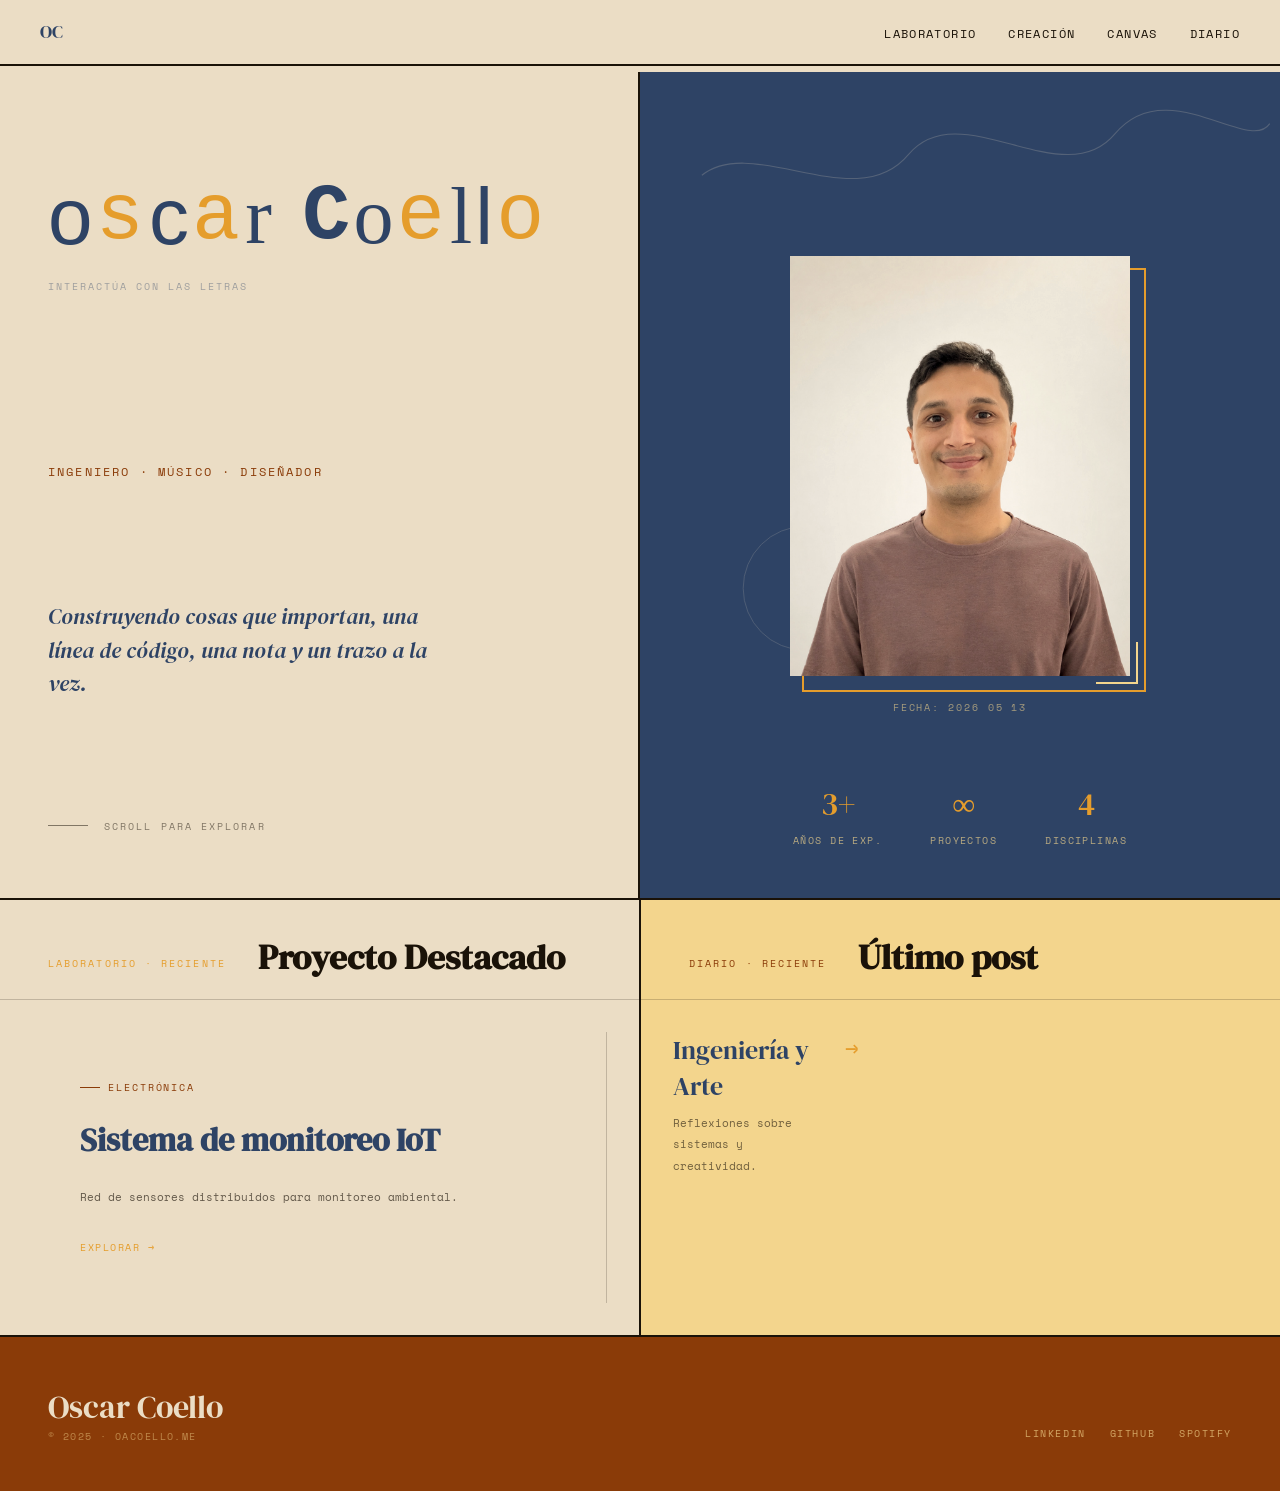
<file: index.html>
<!DOCTYPE html>
<html lang="es">

<head>
    <meta charset="UTF-8">
    <meta name="viewport" content="width=device-width, initial-scale=1.0">
    <title>Oscar Coello — Portfolio</title>
    <link
        href="https://fonts.googleapis.com/css2?family=DM+Serif+Display:ital@0;1&family=Space+Mono:ital,wght@0,400;0,700;1,400&display=swap"
        rel="stylesheet">
    <link rel="stylesheet" href="style.css">
</head>

<body>

    <nav>
        <span class="nav-logo">OC</span>
        <ul class="nav-links">
            <li><a href="laboratorio.html">Laboratorio</a></li>
            <li><a href="creacion.html">Creación</a></li>
            <li><a href="canvas.html">Canvas</a></li>
            <li><a href="diario.html">Diario</a></li>
        </ul>
    </nav>

    <section class="hero">
        <div class="hero-left">
<div class="hero-name">
    <div id="name-container">
        </div>
    
    <div class="controls">
        Interactúa con las letras
    </div>
</div>

<script>
    const name = "Oscar Coello";
    const container = document.getElementById('name-container');
    const numStyles = 6; 
    
    name.split('').forEach((char, index) => {
        if (char === ' ') {
            const space = document.createElement('div');
            space.className = 'space';
            container.appendChild(space);
            return;
        }

        const span = document.createElement('span');
        span.textContent = char;
        span.className = 'letter';
        
        const initialStyle = Math.floor(Math.random() * numStyles);
        span.classList.add(`style-${initialStyle}`);
        span.dataset.styleIndex = initialStyle;

        span.addEventListener('mouseenter', () => changeStyle(span));
        span.addEventListener('click', () => changeStyle(span));
        
        container.appendChild(span);
    });

    function changeStyle(el) {
        let currentIndex = parseInt(el.dataset.styleIndex);
        let nextIndex = (currentIndex + 1) % numStyles;
        
        el.classList.remove(`style-${currentIndex}`);
        el.classList.add(`style-${nextIndex}`);
        el.dataset.styleIndex = nextIndex;

        el.style.transition = 'none';
        el.style.transform = 'scale(1.3) rotate(10deg)';
        setTimeout(() => {
            el.style.transition = 'all 0.5s cubic-bezier(0.34, 1.56, 0.64, 1)';
            el.style.transform = '';
        }, 50);
    }

    function autoAnimate() {
        const letters = document.querySelectorAll('.letter');
        const randomLetter = letters[Math.floor(Math.random() * letters.length)];
        if (randomLetter) changeStyle(randomLetter);
        setTimeout(autoAnimate, Math.random() * 1500 + 500);
    }

    window.addEventListener('load', autoAnimate);
</script>
            <p class="hero-tagline">Ingeniero · Músico · Diseñador</p>
            <p class="hero-description">Construyendo cosas que importan, una línea de código, una nota y un trazo a la vez.</p>
            <div class="hero-scroll">
                <div class="scroll-line"></div>
                Scroll para explorar
            </div>
        </div>

        <div class="hero-right">
            <svg class="hero-doodle" viewBox="0 0 600 800" fill="none" xmlns="http://www.w3.org/2000/svg">
                <path d="M50 100 C100 60, 200 140, 250 80 C300 20, 400 120, 450 60 C500 0, 580 80, 600 50" stroke="#EBDDC5" stroke-width="1" fill="none" />
                <circle cx="150" cy="500" r="60" stroke="#EBDDC5" stroke-width="0.8" fill="none" />
            </svg>
            <div class="hero-photo-wrap">
                <div class="hero-photo-frame">
                    <img class="hero-photo" src="images/profilepicture.jpg" alt="Foto de Oscar Coello">
                </div>
                <span class="hero-photo-caption">Fecha: 2026 05 13</span>
            </div>
            <div class="hero-stats">
                <div class="stat"><span class="stat-num">3+</span><span class="stat-label">Años de exp.</span></div>
                <div class="stat"><span class="stat-num">∞</span><span class="stat-label">Proyectos</span></div>
                <div class="stat"><span class="stat-num">4</span><span class="stat-label">Disciplinas</span></div>
            </div>
        </div>
    </section>

    <div class="desktop-row">
    <section id="preview-proyecto">
        <div class="section-header">
            <span class="section-number">Laboratorio · Reciente</span>
            <h2 class="section-title">Proyecto Destacado</h2>
        </div>
        <div class="preview-content-simple">
            <div class="preview-info">
                <div class="preview-tag">Electrónica</div>
                <h3 class="preview-name">Sistema de monitoreo IoT</h3>
                <p class="preview-desc">Red de sensores distribuidos para monitoreo ambiental.</p>
                <a class="preview-cta" href="laboratorio.html">Explorar →</a>
            </div>
        </div>
    </section>

    <section id="preview-diario">
        <div class="section-header">
            <span class="section-number">Diario · Reciente</span>
            <h2 class="section-title">Último post</h2>
        </div>
        <a class="diario-preview-post" href="diario.html">
            <div>
                <div class="blog-title">Ingeniería y Arte</div>
                <div class="blog-excerpt">Reflexiones sobre sistemas y creatividad.</div>
            </div>
            <div class="blog-arrow">→</div>
        </a>
    </section>
</div>

    <footer>
        <div>
            <div class="footer-name">Oscar Coello</div>
            <div class="footer-copy">© 2025 · oacoello.me</div>
        </div>
        <ul class="footer-links">
            <li><a href="#">LinkedIn</a></li>
            <li><a href="#">GitHub</a></li>
            <li><a href="#">Spotify</a></li>
        </ul>
    </footer>

</body>
</html>
</file>
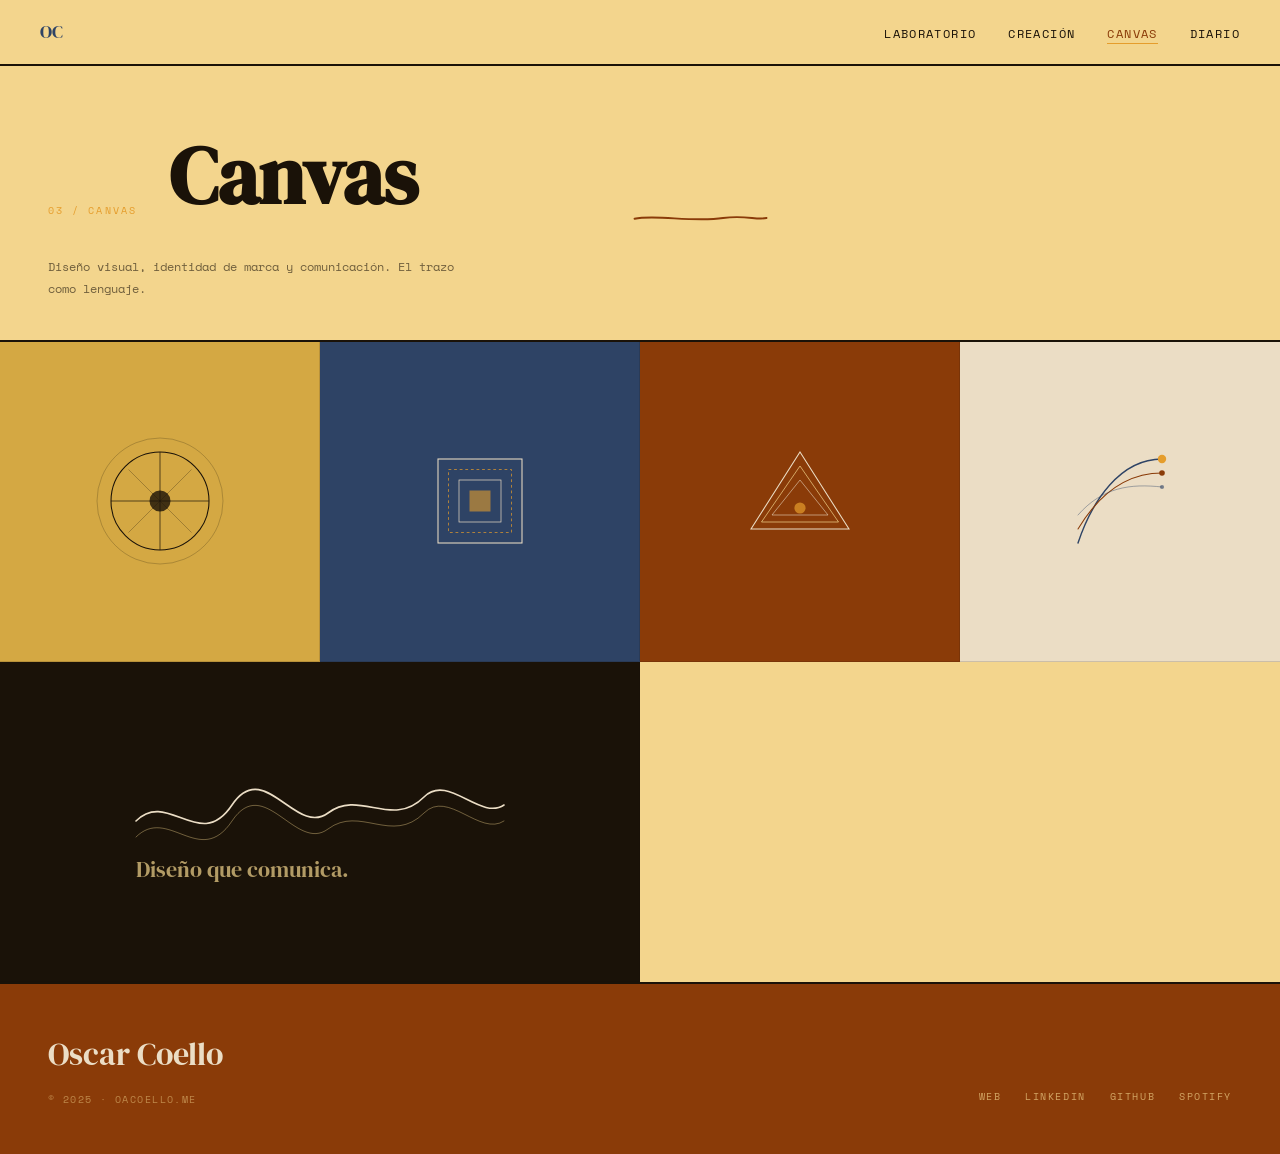
<file: canvas.html>
<!DOCTYPE html>
<html lang="es">

<head>
    <meta charset="UTF-8">
    <meta name="viewport" content="width=device-width, initial-scale=1.0">
    <title>Canvas — Oscar Coello</title>
    <link href="https://fonts.googleapis.com/css2?family=DM+Serif+Display:ital@0;1&family=Space+Mono:ital,wght@0,400;0,700;1,400&display=swap" rel="stylesheet">
    <style>
        :root {
            --marigold: #E59D2C;
            --buff: #F3D58D;
            --pearl: #EBDDC5;
            --police-blue: #2E4365;
            --citrine: #8A3B08;
            --ink: #1a1208;
        }
        * { margin: 0; padding: 0; box-sizing: border-box; }
        body {
            background: var(--buff);
            color: var(--ink);
            font-family: 'Space Mono', monospace;
            overflow-x: hidden;
            cursor: crosshair;
        }
        nav {
            position: fixed;
            top: 0; left: 0; right: 0;
            z-index: 100;
            display: flex;
            justify-content: space-between;
            align-items: center;
            padding: 1.25rem 2.5rem;
            background: var(--buff);
            border-bottom: 2px solid var(--ink);
        }
        .nav-logo {
            font-family: 'DM Serif Display', serif;
            font-size: 1.1rem;
            letter-spacing: 0.02em;
            color: var(--police-blue);
            text-decoration: none;
        }
        .nav-links { display: flex; gap: 2rem; list-style: none; }
        .nav-links a {
            font-size: 0.72rem;
            text-transform: uppercase;
            letter-spacing: 0.12em;
            color: var(--ink);
            text-decoration: none;
            position: relative;
            padding-bottom: 2px;
        }
        .nav-links a::after {
            content: '';
            position: absolute;
            bottom: 0; left: 0;
            width: 0; height: 1.5px;
            background: var(--marigold);
            transition: width 0.3s ease;
        }
        .nav-links a:hover::after, .nav-links a.active::after { width: 100%; }
        .nav-links a.active { color: var(--citrine); }

        .page-header {
            padding-top: 72px;
            border-bottom: 2px solid var(--ink);
            background: var(--buff);
        }
        .page-header-inner {
            display: grid;
            grid-template-columns: auto 1fr;
            align-items: end;
            padding: 4rem 3rem 2rem;
            gap: 2rem;
        }
        .page-number {
            font-size: 0.65rem;
            text-transform: uppercase;
            letter-spacing: 0.2em;
            color: var(--marigold);
            padding-bottom: 6px;
        }
        .page-title {
            font-family: 'DM Serif Display', serif;
            font-size: 5rem;
            line-height: 1;
            color: var(--ink);
            display: inline-block;
        }
        .page-desc {
            padding: 0 3rem 2.5rem;
            font-size: 0.72rem;
            line-height: 1.9;
            color: var(--ink);
            opacity: 0.6;
            max-width: 520px;
        }

        .gallery-grid {
            display: grid;
            grid-template-columns: repeat(4, 1fr);
        }
        .gallery-item {
            aspect-ratio: 1;
            border-right: 1px solid rgba(26,18,8,0.15);
            border-bottom: 1px solid rgba(26,18,8,0.15);
            overflow: hidden;
            position: relative;
            cursor: pointer;
            display: flex;
            align-items: center;
            justify-content: center;
        }
        .gallery-item:nth-child(4n) { border-right: none; }
        .gallery-item-inner {
            position: absolute;
            inset: 0;
            display: flex;
            align-items: center;
            justify-content: center;
            transition: transform 0.4s ease;
        }
        .gallery-item:hover .gallery-item-inner { transform: scale(1.05); }
        .gallery-overlay {
            position: absolute;
            inset: 0;
            background: var(--police-blue);
            opacity: 0;
            transition: opacity 0.3s;
            display: flex;
            flex-direction: column;
            align-items: center;
            justify-content: center;
            gap: 0.5rem;
        }
        .gallery-item:hover .gallery-overlay { opacity: 0.9; }
        .gallery-overlay-title {
            font-family: 'DM Serif Display', serif;
            font-size: 1.1rem;
            color: var(--pearl);
            text-align: center;
            padding: 0 1rem;
        }
        .gallery-overlay-tag {
            font-size: 0.6rem;
            text-transform: uppercase;
            letter-spacing: 0.2em;
            color: var(--marigold);
        }
        .gb-1 { background: #D4A843; }
        .gb-2 { background: #2E4365; }
        .gb-3 { background: #8A3B08; }
        .gb-4 { background: #EBDDC5; }
        .gb-wide {
            grid-column: span 2;
            aspect-ratio: 2/1;
            background: #1a1208;
        }

        footer {
            background: var(--citrine);
            padding: 3rem;
            display: grid;
            grid-template-columns: 1fr auto;
            align-items: end;
            gap: 2rem;
            border-top: 2px solid var(--ink);
        }
        .footer-name { font-family: 'DM Serif Display', serif; font-size: 2rem; color: var(--pearl); }
        .footer-links { display: flex; gap: 1.5rem; list-style: none; }
        .footer-links a { font-size: 0.65rem; text-transform: uppercase; letter-spacing: 0.15em; color: var(--buff); text-decoration: none; opacity: 0.7; transition: opacity 0.2s; }
        .footer-links a:hover { opacity: 1; }
        .footer-copy { grid-column: 1; font-size: 0.6rem; color: var(--buff); opacity: 0.5; text-transform: uppercase; letter-spacing: 0.15em; margin-top: 1rem; }

        @media (max-width: 768px) {
            .gallery-grid { grid-template-columns: repeat(2, 1fr); }
            .gb-wide { grid-column: span 2; }
            .page-title { font-size: 3rem; }
            .nav-links { display: none; }
            footer { grid-template-columns: 1fr; }
        }
    </style>
</head>
<body>

    <nav>
        <a class="nav-logo" href="index.html">OC</a>
        <ul class="nav-links">
            <li><a href="laboratorio.html">Laboratorio</a></li>
            <li><a href="creacion.html">Creación</a></li>
            <li><a href="canvas.html" class="active">Canvas</a></li>
            <li><a href="diario.html">Diario</a></li>
        </ul>
    </nav>

    <header class="page-header">
        <div class="page-header-inner">
            <span class="page-number">03 / Canvas</span>
            <h1 class="page-title">
                Canvas
                <svg viewBox="0 0 180 16" fill="none" height="12" style="display:block;width:100%;margin-top:-4px;">
                    <path d="M2 9 C30 3, 80 14, 120 8 C150 4, 165 11, 178 8" stroke="#8A3B08" stroke-width="2.5" stroke-linecap="round" />
                </svg>
            </h1>
        </div>
        <p class="page-desc">Diseño visual, identidad de marca y comunicación. El trazo como lenguaje.</p>
    </header>

    <main>
        <div class="gallery-grid">
            <div class="gallery-item gb-1">
                <div class="gallery-item-inner">
                    <svg viewBox="0 0 200 200" width="140" fill="none">
                        <circle cx="100" cy="100" r="70" stroke="#1a1208" stroke-width="1.5" />
                        <circle cx="100" cy="100" r="90" stroke="#1a1208" stroke-width="0.8" opacity="0.4" />
                        <path d="M100 30 L100 170 M30 100 L170 100" stroke="#1a1208" stroke-width="1" />
                        <path d="M55 55 L145 145 M145 55 L55 145" stroke="#1a1208" stroke-width="0.8" opacity="0.5" />
                        <circle cx="100" cy="100" r="15" fill="#1a1208" opacity="0.8" />
                    </svg>
                </div>
                <div class="gallery-overlay">
                    <div class="gallery-overlay-title">Identidad de marca</div>
                    <div class="gallery-overlay-tag">Branding</div>
                </div>
            </div>

            <div class="gallery-item gb-2">
                <div class="gallery-item-inner">
                    <svg viewBox="0 0 200 200" width="140" fill="none">
                        <rect x="40" y="40" width="120" height="120" stroke="#EBDDC5" stroke-width="1.5" />
                        <rect x="55" y="55" width="90" height="90" stroke="#E59D2C" stroke-width="1" stroke-dasharray="4 4" />
                        <rect x="70" y="70" width="60" height="60" stroke="#EBDDC5" stroke-width="1" />
                        <rect x="85" y="85" width="30" height="30" fill="#E59D2C" opacity="0.6" />
                    </svg>
                </div>
                <div class="gallery-overlay">
                    <div class="gallery-overlay-title">Sistema de diseño UI</div>
                    <div class="gallery-overlay-tag">Product Design</div>
                </div>
            </div>

            <div class="gallery-item gb-3">
                <div class="gallery-item-inner">
                    <svg viewBox="0 0 200 200" width="140" fill="none">
                        <path d="M100 30 L170 140 L30 140Z" stroke="#EBDDC5" stroke-width="1.5" fill="none" />
                        <path d="M100 50 L155 130 L45 130Z" stroke="#F3D58D" stroke-width="1" fill="none" />
                        <path d="M100 70 L140 120 L60 120Z" stroke="#EBDDC5" stroke-width="0.8" fill="none" />
                        <circle cx="100" cy="110" r="8" fill="#E59D2C" opacity="0.7" />
                    </svg>
                </div>
                <div class="gallery-overlay">
                    <div class="gallery-overlay-title">Campaña visual</div>
                    <div class="gallery-overlay-tag">Marketing</div>
                </div>
            </div>

            <div class="gallery-item gb-4">
                <div class="gallery-item-inner">
                    <svg viewBox="0 0 200 200" width="140" fill="none">
                        <path d="M40 160 C60 100, 100 40, 160 40" stroke="#2E4365" stroke-width="2" stroke-linecap="round" />
                        <path d="M40 140 C70 90, 110 60, 160 60" stroke="#8A3B08" stroke-width="1.5" stroke-linecap="round" />
                        <path d="M40 120 C75 80, 115 75, 160 80" stroke="#2E4365" stroke-width="1" stroke-linecap="round" opacity="0.6" />
                        <circle cx="160" cy="40" r="6" fill="#E59D2C" />
                        <circle cx="160" cy="60" r="4" fill="#8A3B08" />
                        <circle cx="160" cy="80" r="3" fill="#2E4365" opacity="0.6" />
                    </svg>
                </div>
                <div class="gallery-overlay">
                    <div class="gallery-overlay-title">Data visualization</div>
                    <div class="gallery-overlay-tag">Diseño de datos</div>
                </div>
            </div>

            <div class="gallery-item gb-wide">
                <div class="gallery-item-inner" style="position:absolute; inset:0; display:flex; align-items:center; justify-content:center;">
                    <svg viewBox="0 0 500 200" width="400" fill="none">
                        <path d="M20 100 C60 60, 100 140, 140 80 C180 20, 220 120, 260 90 C300 60, 340 110, 380 70 C410 40, 450 100, 480 80"
                            stroke="#EBDDC5" stroke-width="2" stroke-linecap="round" />
                        <path d="M20 120 C60 80, 100 160, 140 100 C180 40, 220 140, 260 110 C300 80, 340 130, 380 90 C410 60, 450 120, 480 100"
                            stroke="#F3D58D" stroke-width="1" stroke-linecap="round" opacity="0.5" />
                        <text x="20" y="170" font-family="DM Serif Display,serif" font-size="28" fill="#F3D58D" opacity="0.7">Diseño que comunica.</text>
                    </svg>
                </div>
                <div class="gallery-overlay">
                    <div class="gallery-overlay-title">Estrategia de comunicación visual</div>
                    <div class="gallery-overlay-tag">Brand Strategy</div>
                </div>
            </div>
        </div>
    </main>

    <footer>
        <div>
            <div class="footer-name">Oscar Coello</div>
            <div class="footer-copy">© 2025 · oacoello.me</div>
        </div>
        <ul class="footer-links">
            <li><a href="https://oacoello.me">Web</a></li>
            <li><a href="#">LinkedIn</a></li>
            <li><a href="#">GitHub</a></li>
            <li><a href="#">Spotify</a></li>
        </ul>
    </footer>

</body>
</html>
</file>
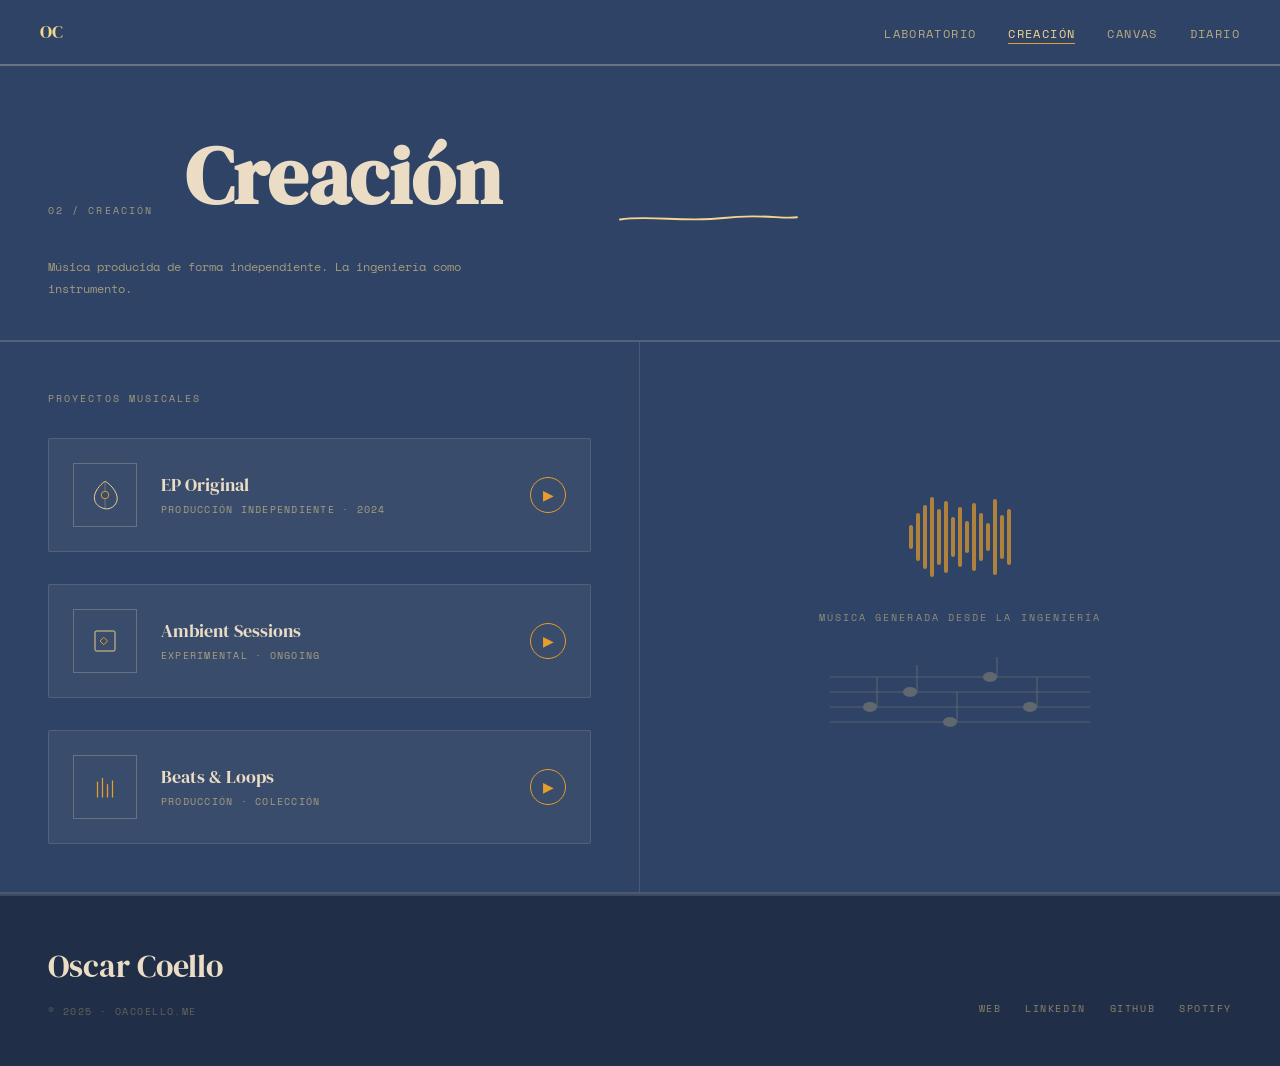
<file: creacion.html>
<!DOCTYPE html>
<html lang="es">

<head>
    <meta charset="UTF-8">
    <meta name="viewport" content="width=device-width, initial-scale=1.0">
    <title>Creación — Oscar Coello</title>
    <link href="https://fonts.googleapis.com/css2?family=DM+Serif+Display:ital@0;1&family=Space+Mono:ital,wght@0,400;0,700;1,400&display=swap" rel="stylesheet">
    <style>
        :root {
            --marigold: #E59D2C;
            --buff: #F3D58D;
            --pearl: #EBDDC5;
            --police-blue: #2E4365;
            --citrine: #8A3B08;
            --ink: #1a1208;
        }
        * { margin: 0; padding: 0; box-sizing: border-box; }
        body {
            background: var(--police-blue);
            color: var(--pearl);
            font-family: 'Space Mono', monospace;
            overflow-x: hidden;
            cursor: crosshair;
        }
        nav {
            position: fixed;
            top: 0; left: 0; right: 0;
            z-index: 100;
            display: flex;
            justify-content: space-between;
            align-items: center;
            padding: 1.25rem 2.5rem;
            background: var(--police-blue);
            border-bottom: 2px solid rgba(235,221,197,0.3);
        }
        .nav-logo {
            font-family: 'DM Serif Display', serif;
            font-size: 1.1rem;
            letter-spacing: 0.02em;
            color: var(--buff);
            text-decoration: none;
        }
        .nav-links { display: flex; gap: 2rem; list-style: none; }
        .nav-links a {
            font-size: 0.72rem;
            text-transform: uppercase;
            letter-spacing: 0.12em;
            color: var(--buff);
            text-decoration: none;
            position: relative;
            padding-bottom: 2px;
            opacity: 0.7;
            transition: opacity 0.2s;
        }
        .nav-links a:hover, .nav-links a.active { opacity: 1; }
        .nav-links a::after {
            content: '';
            position: absolute;
            bottom: 0; left: 0;
            width: 0; height: 1.5px;
            background: var(--marigold);
            transition: width 0.3s ease;
        }
        .nav-links a:hover::after, .nav-links a.active::after { width: 100%; }

        .page-header {
            padding-top: 72px;
            border-bottom: 2px solid rgba(235,221,197,0.2);
        }
        .page-header-inner {
            display: grid;
            grid-template-columns: auto 1fr;
            align-items: end;
            padding: 4rem 3rem 2rem;
            gap: 2rem;
        }
        .page-number {
            font-size: 0.65rem;
            text-transform: uppercase;
            letter-spacing: 0.2em;
            color: var(--buff);
            opacity: 0.6;
            padding-bottom: 6px;
        }
        .page-title {
            font-family: 'DM Serif Display', serif;
            font-size: 5rem;
            line-height: 1;
            color: var(--pearl);
            display: inline-block;
        }
        .page-desc {
            padding: 0 3rem 2.5rem;
            font-size: 0.72rem;
            line-height: 1.9;
            color: var(--buff);
            opacity: 0.6;
            max-width: 520px;
        }

        .music-layout {
            display: grid;
            grid-template-columns: 1fr 1fr;
            border-bottom: 2px solid rgba(235,221,197,0.15);
        }
        .music-featured {
            padding: 3rem;
            border-right: 1px solid rgba(235,221,197,0.15);
            display: flex;
            flex-direction: column;
            gap: 2rem;
        }
        .music-label {
            font-size: 0.65rem;
            text-transform: uppercase;
            letter-spacing: 0.2em;
            color: var(--buff);
            opacity: 0.6;
        }
        .music-card {
            background: rgba(235,221,197,0.06);
            border: 1px solid rgba(235,221,197,0.15);
            border-radius: 2px;
            padding: 1.5rem;
            display: flex;
            gap: 1.5rem;
            align-items: center;
            transition: background 0.3s;
            cursor: pointer;
        }
        .music-card:hover { background: rgba(235,221,197,0.12); }
        .music-cover {
            width: 64px; height: 64px;
            flex-shrink: 0;
            display: flex;
            align-items: center;
            justify-content: center;
            border: 1px solid rgba(235,221,197,0.25);
        }
        .music-info { flex: 1; }
        .music-title {
            font-family: 'DM Serif Display', serif;
            font-size: 1.1rem;
            color: var(--pearl);
            margin-bottom: 0.25rem;
        }
        .music-meta {
            font-size: 0.65rem;
            color: var(--buff);
            opacity: 0.6;
            text-transform: uppercase;
            letter-spacing: 0.12em;
        }
        .play-btn {
            width: 36px; height: 36px;
            border: 1px solid var(--marigold);
            border-radius: 50%;
            display: flex;
            align-items: center;
            justify-content: center;
            color: var(--marigold);
            font-size: 0.9rem;
            cursor: pointer;
            transition: background 0.2s;
            flex-shrink: 0;
        }
        .play-btn:hover { background: var(--marigold); color: var(--police-blue); }
        .music-visual {
            padding: 3rem;
            display: flex;
            flex-direction: column;
            justify-content: center;
            align-items: center;
        }
        .waveform {
            display: flex;
            gap: 3px;
            align-items: center;
            height: 80px;
        }
        .wave-bar {
            width: 4px;
            background: var(--marigold);
            border-radius: 2px;
            animation: wave 1.4s ease-in-out infinite;
            opacity: 0.7;
        }
        @keyframes wave {
            0%, 100% { transform: scaleY(0.3); }
            50% { transform: scaleY(1); }
        }

        footer {
            background: rgba(0,0,0,0.3);
            padding: 3rem;
            display: grid;
            grid-template-columns: 1fr auto;
            align-items: end;
            gap: 2rem;
            border-top: 2px solid rgba(235,221,197,0.15);
        }
        .footer-name { font-family: 'DM Serif Display', serif; font-size: 2rem; color: var(--pearl); }
        .footer-links { display: flex; gap: 1.5rem; list-style: none; }
        .footer-links a { font-size: 0.65rem; text-transform: uppercase; letter-spacing: 0.15em; color: var(--buff); text-decoration: none; opacity: 0.5; transition: opacity 0.2s; }
        .footer-links a:hover { opacity: 1; }
        .footer-copy { grid-column: 1; font-size: 0.6rem; color: var(--buff); opacity: 0.3; text-transform: uppercase; letter-spacing: 0.15em; margin-top: 1rem; }

        @media (max-width: 768px) {
            .music-layout { grid-template-columns: 1fr; }
            .page-title { font-size: 3rem; }
            .nav-links { display: none; }
            footer { grid-template-columns: 1fr; }
        }
    </style>
</head>
<body>

    <nav>
        <a class="nav-logo" href="index.html">OC</a>
        <ul class="nav-links">
            <li><a href="laboratorio.html">Laboratorio</a></li>
            <li><a href="creacion.html" class="active">Creación</a></li>
            <li><a href="canvas.html">Canvas</a></li>
            <li><a href="diario.html">Diario</a></li>
        </ul>
    </nav>

    <header class="page-header">
        <div class="page-header-inner">
            <span class="page-number">02 / Creación</span>
            <h1 class="page-title">
                Creación
                <svg viewBox="0 0 240 16" fill="none" height="12" style="display:block;width:100%;margin-top:-4px;">
                    <path d="M2 10 C40 4, 90 14, 140 8 C190 2, 220 10, 238 7" stroke="#F3D58D" stroke-width="2.5" stroke-linecap="round" />
                </svg>
            </h1>
        </div>
        <p class="page-desc">Música producida de forma independiente. La ingeniería como instrumento.</p>
    </header>

    <main>
        <div class="music-layout">
            <div class="music-featured">
                <span class="music-label">Proyectos musicales</span>

                <div class="music-card">
                    <div class="music-cover">
                        <svg viewBox="0 0 64 64" width="40" fill="none">
                            <path d="M32 10 C32 10, 44 16, 50 30 C56 44, 44 56, 32 54 C20 52, 12 42, 16 30 C20 18, 32 10, 32 10Z"
                                stroke="#F3D58D" stroke-width="1.5" fill="none" />
                            <circle cx="32" cy="32" r="6" stroke="#E59D2C" stroke-width="1.5" fill="none" />
                            <path d="M32 10 L32 26 M32 38 L32 54" stroke="#F3D58D" stroke-width="1" opacity="0.5" />
                        </svg>
                    </div>
                    <div class="music-info">
                        <div class="music-title">EP Original</div>
                        <div class="music-meta">Producción independiente · 2024</div>
                    </div>
                    <div class="play-btn">▶</div>
                </div>

                <div class="music-card">
                    <div class="music-cover">
                        <svg viewBox="0 0 64 64" width="40" fill="none">
                            <rect x="16" y="16" width="32" height="32" rx="2" stroke="#F3D58D" stroke-width="1.5" fill="none" />
                            <path d="M24 32 L30 26 L36 32 L30 38Z" stroke="#E59D2C" stroke-width="1.5" fill="none" />
                        </svg>
                    </div>
                    <div class="music-info">
                        <div class="music-title">Ambient Sessions</div>
                        <div class="music-meta">Experimental · Ongoing</div>
                    </div>
                    <div class="play-btn">▶</div>
                </div>

                <div class="music-card">
                    <div class="music-cover">
                        <svg viewBox="0 0 64 64" width="40" fill="none">
                            <path d="M20 48 L20 24 M28 48 L28 18 M36 48 L36 28 M44 48 L44 22" stroke="#E59D2C" stroke-width="2" stroke-linecap="round" />
                        </svg>
                    </div>
                    <div class="music-info">
                        <div class="music-title">Beats & Loops</div>
                        <div class="music-meta">Producción · Colección</div>
                    </div>
                    <div class="play-btn">▶</div>
                </div>
            </div>

            <div class="music-visual">
                <div class="waveform" id="waveform"></div>
                <p style="font-size:0.65rem; text-transform:uppercase; letter-spacing:0.2em; color:var(--buff); opacity:0.5; margin-top:2rem; text-align:center;">Música generada desde la ingeniería</p>
                <svg viewBox="0 0 280 80" fill="none" width="280" style="margin-top:2rem;opacity:0.25">
                    <line x1="10" y1="20" x2="270" y2="20" stroke="#F3D58D" stroke-width="0.8" />
                    <line x1="10" y1="35" x2="270" y2="35" stroke="#F3D58D" stroke-width="0.8" />
                    <line x1="10" y1="50" x2="270" y2="50" stroke="#F3D58D" stroke-width="0.8" />
                    <line x1="10" y1="65" x2="270" y2="65" stroke="#F3D58D" stroke-width="0.8" />
                    <ellipse cx="50" cy="50" rx="7" ry="5" fill="#F3D58D" />
                    <line x1="57" y1="50" x2="57" y2="20" stroke="#F3D58D" stroke-width="1" />
                    <ellipse cx="90" cy="35" rx="7" ry="5" fill="#F3D58D" />
                    <line x1="97" y1="35" x2="97" y2="8" stroke="#F3D58D" stroke-width="1" />
                    <ellipse cx="130" cy="65" rx="7" ry="5" fill="#F3D58D" />
                    <line x1="137" y1="65" x2="137" y2="35" stroke="#F3D58D" stroke-width="1" />
                    <ellipse cx="170" cy="20" rx="7" ry="5" fill="#F3D58D" />
                    <line x1="177" y1="20" x2="177" y2="-8" stroke="#F3D58D" stroke-width="1" />
                    <ellipse cx="210" cy="50" rx="7" ry="5" fill="#F3D58D" />
                    <line x1="217" y1="50" x2="217" y2="20" stroke="#F3D58D" stroke-width="1" />
                </svg>
            </div>
        </div>
    </main>

    <footer>
        <div>
            <div class="footer-name">Oscar Coello</div>
            <div class="footer-copy">© 2025 · oacoello.me</div>
        </div>
        <ul class="footer-links">
            <li><a href="https://oacoello.me">Web</a></li>
            <li><a href="#">LinkedIn</a></li>
            <li><a href="#">GitHub</a></li>
            <li><a href="#">Spotify</a></li>
        </ul>
    </footer>

    <script>
        const wf = document.getElementById('waveform');
        const heights = [30,60,80,100,70,90,50,75,40,85,60,35,95,55,70];
        heights.forEach((h, i) => {
            const bar = document.createElement('div');
            bar.className = 'wave-bar';
            bar.style.height = h + '%';
            bar.style.animationDelay = `${i * 0.1}s`;
            bar.style.animationDuration = `${1.2 + Math.random() * 0.8}s`;
            wf.appendChild(bar);
        });
    </script>
</body>
</html>
</file>
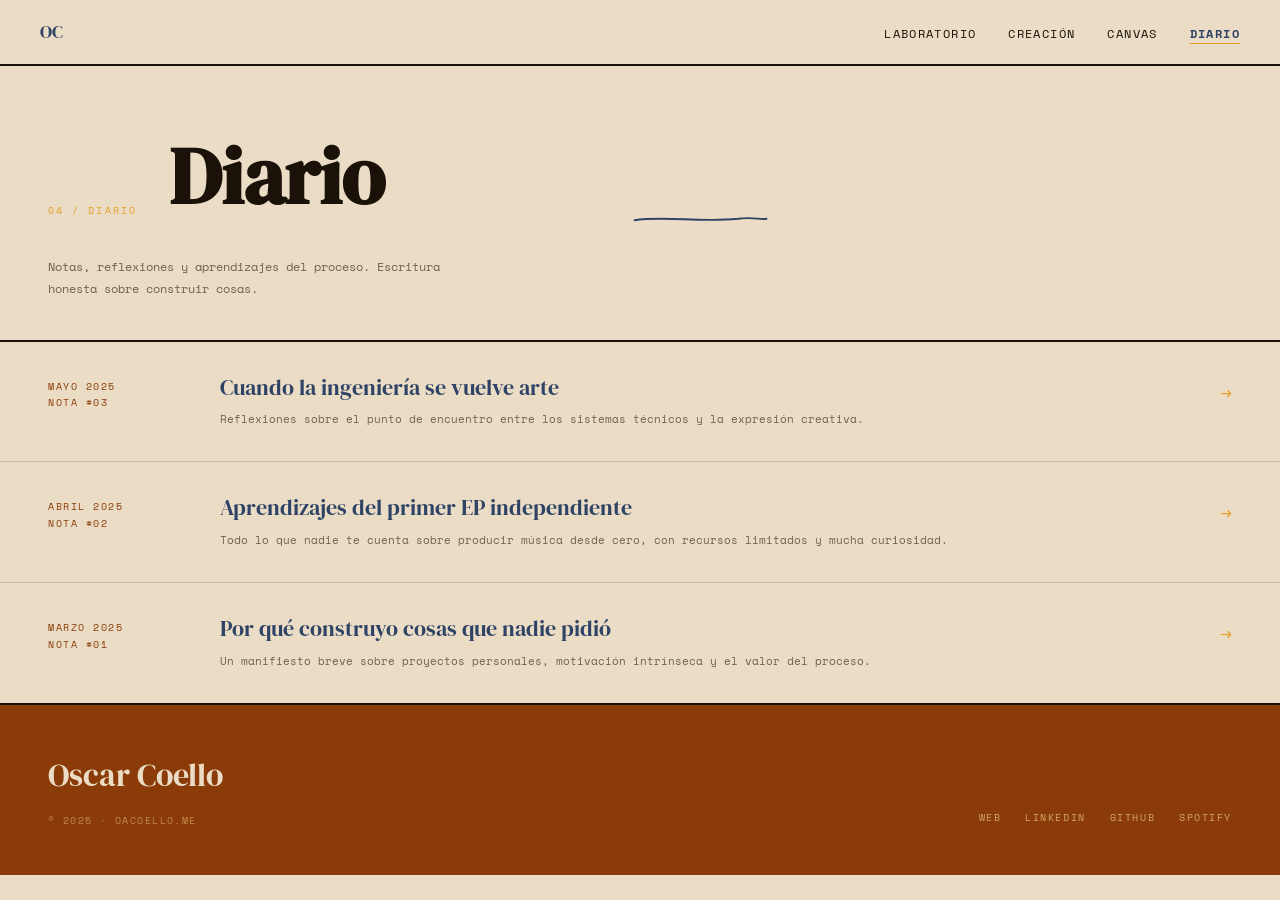
<file: diario.html>
<!DOCTYPE html>
<html lang="es">

<head>
    <meta charset="UTF-8">
    <meta name="viewport" content="width=device-width, initial-scale=1.0">
    <title>Diario — Oscar Coello</title>
    <link href="https://fonts.googleapis.com/css2?family=DM+Serif+Display:ital@0;1&family=Space+Mono:ital,wght@0,400;0,700;1,400&display=swap" rel="stylesheet">
    <style>
        :root {
            --marigold: #E59D2C;
            --buff: #F3D58D;
            --pearl: #EBDDC5;
            --police-blue: #2E4365;
            --citrine: #8A3B08;
            --ink: #1a1208;
        }
        * { margin: 0; padding: 0; box-sizing: border-box; }
        body {
            background: var(--pearl);
            color: var(--ink);
            font-family: 'Space Mono', monospace;
            overflow-x: hidden;
            cursor: crosshair;
        }
        nav {
            position: fixed;
            top: 0; left: 0; right: 0;
            z-index: 100;
            display: flex;
            justify-content: space-between;
            align-items: center;
            padding: 1.25rem 2.5rem;
            background: var(--pearl);
            border-bottom: 2px solid var(--ink);
        }
        .nav-logo {
            font-family: 'DM Serif Display', serif;
            font-size: 1.1rem;
            letter-spacing: 0.02em;
            color: var(--police-blue);
            text-decoration: none;
        }
        .nav-links { display: flex; gap: 2rem; list-style: none; }
        .nav-links a {
            font-size: 0.72rem;
            text-transform: uppercase;
            letter-spacing: 0.12em;
            color: var(--ink);
            text-decoration: none;
            position: relative;
            padding-bottom: 2px;
        }
        .nav-links a::after {
            content: '';
            position: absolute;
            bottom: 0; left: 0;
            width: 0; height: 1.5px;
            background: var(--marigold);
            transition: width 0.3s ease;
        }
        .nav-links a:hover::after, .nav-links a.active::after { width: 100%; }
        .nav-links a.active { color: var(--police-blue); font-weight: 700; }

        .page-header {
            padding-top: 72px;
            border-bottom: 2px solid var(--ink);
        }
        .page-header-inner {
            display: grid;
            grid-template-columns: auto 1fr;
            align-items: end;
            padding: 4rem 3rem 2rem;
            gap: 2rem;
        }
        .page-number {
            font-size: 0.65rem;
            text-transform: uppercase;
            letter-spacing: 0.2em;
            color: var(--marigold);
            padding-bottom: 6px;
        }
        .page-title {
            font-family: 'DM Serif Display', serif;
            font-size: 5rem;
            line-height: 1;
            color: var(--ink);
            display: inline-block;
        }
        .page-desc {
            padding: 0 3rem 2.5rem;
            font-size: 0.72rem;
            line-height: 1.9;
            color: var(--ink);
            opacity: 0.6;
            max-width: 520px;
        }

        .blog-list { display: flex; flex-direction: column; }
        .blog-post {
            display: grid;
            grid-template-columns: 140px 1fr auto;
            align-items: start;
            gap: 2rem;
            padding: 2rem 3rem;
            border-bottom: 1px solid rgba(26,18,8,0.15);
            transition: background 0.2s;
            cursor: pointer;
            text-decoration: none;
            color: inherit;
        }
        .blog-post:hover { background: var(--buff); }
        .blog-post:last-child { border-bottom: none; }
        .blog-date {
            font-size: 0.65rem;
            text-transform: uppercase;
            letter-spacing: 0.15em;
            color: var(--citrine);
            padding-top: 4px;
            line-height: 1.6;
        }
        .blog-title {
            font-family: 'DM Serif Display', serif;
            font-size: 1.35rem;
            line-height: 1.3;
            color: var(--police-blue);
            margin-bottom: 0.4rem;
        }
        .blog-excerpt {
            font-size: 0.7rem;
            line-height: 1.9;
            color: var(--ink);
            opacity: 0.6;
        }
        .blog-arrow {
            font-size: 1.2rem;
            color: var(--marigold);
            padding-top: 4px;
            transition: transform 0.2s;
        }
        .blog-post:hover .blog-arrow { transform: translateX(4px); }

        footer {
            background: var(--citrine);
            padding: 3rem;
            display: grid;
            grid-template-columns: 1fr auto;
            align-items: end;
            gap: 2rem;
            border-top: 2px solid var(--ink);
        }
        .footer-name { font-family: 'DM Serif Display', serif; font-size: 2rem; color: var(--pearl); }
        .footer-links { display: flex; gap: 1.5rem; list-style: none; }
        .footer-links a { font-size: 0.65rem; text-transform: uppercase; letter-spacing: 0.15em; color: var(--buff); text-decoration: none; opacity: 0.7; transition: opacity 0.2s; }
        .footer-links a:hover { opacity: 1; }
        .footer-copy { grid-column: 1; font-size: 0.6rem; color: var(--buff); opacity: 0.5; text-transform: uppercase; letter-spacing: 0.15em; margin-top: 1rem; }

        @media (max-width: 768px) {
            .blog-post { grid-template-columns: 1fr; gap: 0.5rem; }
            .blog-date { display: none; }
            .page-title { font-size: 3rem; }
            .nav-links { display: none; }
            footer { grid-template-columns: 1fr; }
        }
    </style>
</head>
<body>

    <nav>
        <a class="nav-logo" href="index.html">OC</a>
        <ul class="nav-links">
            <li><a href="laboratorio.html">Laboratorio</a></li>
            <li><a href="creacion.html">Creación</a></li>
            <li><a href="canvas.html">Canvas</a></li>
            <li><a href="diario.html" class="active">Diario</a></li>
        </ul>
    </nav>

    <header class="page-header">
        <div class="page-header-inner">
            <span class="page-number">04 / Diario</span>
            <h1 class="page-title">
                Diario
                <svg viewBox="0 0 180 16" fill="none" height="12" style="display:block;width:100%;margin-top:-4px;">
                    <path d="M2 11 C40 5, 90 14, 140 9 C160 6, 170 11, 178 9" stroke="#2E4365" stroke-width="2.5" stroke-linecap="round" />
                </svg>
            </h1>
        </div>
        <p class="page-desc">Notas, reflexiones y aprendizajes del proceso. Escritura honesta sobre construir cosas.</p>
    </header>

    <main>
        <div class="blog-list">
            <a class="blog-post" href="#">
                <div class="blog-date">Mayo 2025<br />Nota #03</div>
                <div>
                    <div class="blog-title">Cuando la ingeniería se vuelve arte</div>
                    <div class="blog-excerpt">Reflexiones sobre el punto de encuentro entre los sistemas técnicos y la expresión creativa.</div>
                </div>
                <div class="blog-arrow">→</div>
            </a>
            <a class="blog-post" href="#">
                <div class="blog-date">Abril 2025<br />Nota #02</div>
                <div>
                    <div class="blog-title">Aprendizajes del primer EP independiente</div>
                    <div class="blog-excerpt">Todo lo que nadie te cuenta sobre producir música desde cero, con recursos limitados y mucha curiosidad.</div>
                </div>
                <div class="blog-arrow">→</div>
            </a>
            <a class="blog-post" href="#">
                <div class="blog-date">Marzo 2025<br />Nota #01</div>
                <div>
                    <div class="blog-title">Por qué construyo cosas que nadie pidió</div>
                    <div class="blog-excerpt">Un manifiesto breve sobre proyectos personales, motivación intrínseca y el valor del proceso.</div>
                </div>
                <div class="blog-arrow">→</div>
            </a>
        </div>
    </main>

    <footer>
        <div>
            <div class="footer-name">Oscar Coello</div>
            <div class="footer-copy">© 2025 · oacoello.me</div>
        </div>
        <ul class="footer-links">
            <li><a href="https://oacoello.me">Web</a></li>
            <li><a href="#">LinkedIn</a></li>
            <li><a href="#">GitHub</a></li>
            <li><a href="#">Spotify</a></li>
        </ul>
    </footer>

</body>
</html>
</file>
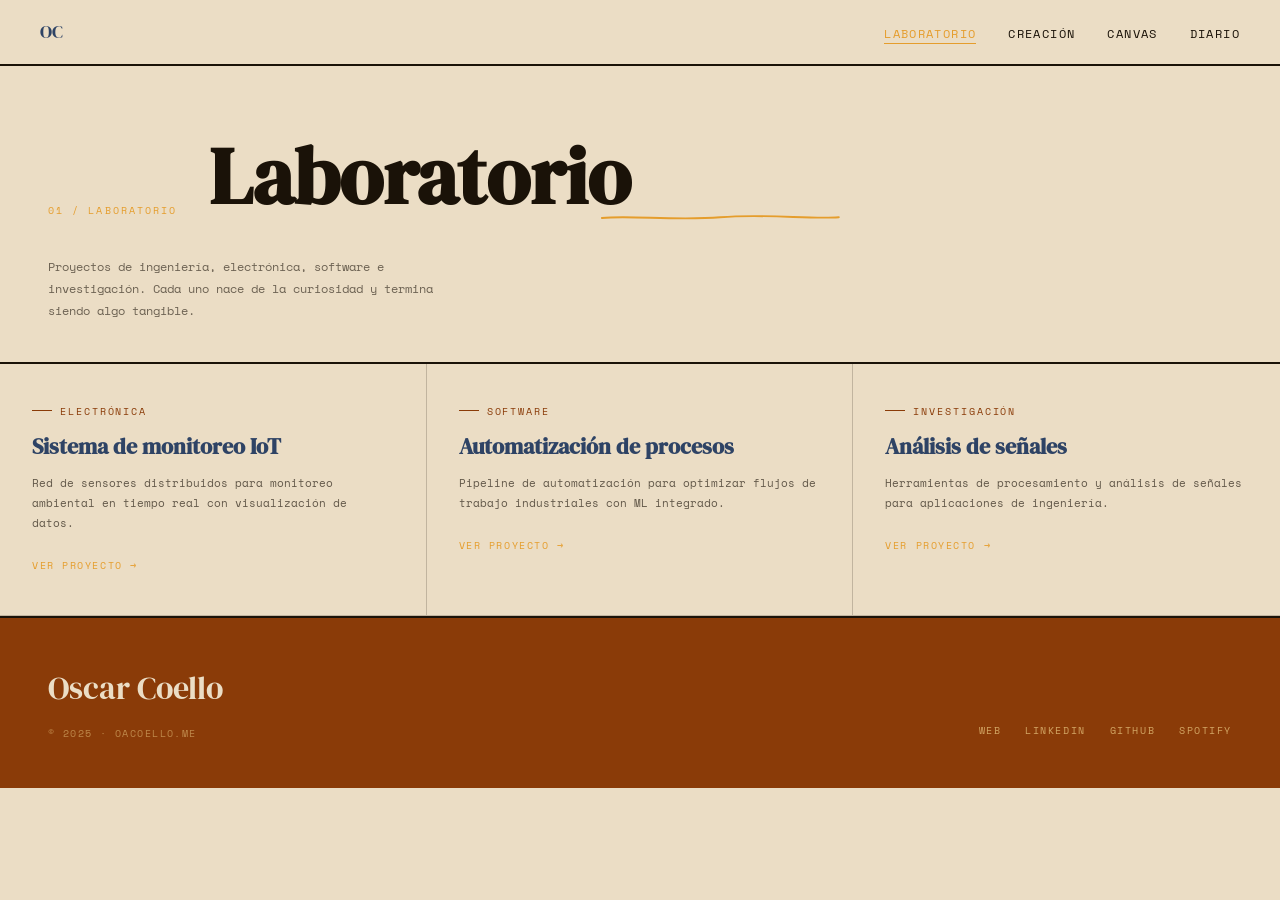
<file: laboratorio.html>
<!DOCTYPE html>
<html lang="es">

<head>
    <meta charset="UTF-8">
    <meta name="viewport" content="width=device-width, initial-scale=1.0">
    <title>Laboratorio — Oscar Coello</title>
    <link href="https://fonts.googleapis.com/css2?family=DM+Serif+Display:ital@0;1&family=Space+Mono:ital,wght@0,400;0,700;1,400&display=swap" rel="stylesheet">
    <style>
        :root {
            --marigold: #E59D2C;
            --buff: #F3D58D;
            --pearl: #EBDDC5;
            --police-blue: #2E4365;
            --citrine: #8A3B08;
            --ink: #1a1208;
        }
        * { margin: 0; padding: 0; box-sizing: border-box; }
        body {
            background: var(--pearl);
            color: var(--ink);
            font-family: 'Space Mono', monospace;
            overflow-x: hidden;
            cursor: crosshair;
        }
        nav {
            position: fixed;
            top: 0; left: 0; right: 0;
            z-index: 100;
            display: flex;
            justify-content: space-between;
            align-items: center;
            padding: 1.25rem 2.5rem;
            background: var(--pearl);
            border-bottom: 2px solid var(--ink);
        }
        .nav-logo {
            font-family: 'DM Serif Display', serif;
            font-size: 1.1rem;
            letter-spacing: 0.02em;
            color: var(--police-blue);
            text-decoration: none;
        }
        .nav-links { display: flex; gap: 2rem; list-style: none; }
        .nav-links a {
            font-size: 0.72rem;
            text-transform: uppercase;
            letter-spacing: 0.12em;
            color: var(--ink);
            text-decoration: none;
            position: relative;
            padding-bottom: 2px;
        }
        .nav-links a::after {
            content: '';
            position: absolute;
            bottom: 0; left: 0;
            width: 0; height: 1.5px;
            background: var(--marigold);
            transition: width 0.3s ease;
        }
        .nav-links a:hover::after, .nav-links a.active::after { width: 100%; }
        .nav-links a.active { color: var(--marigold); }

        /* Page header */
        .page-header {
            padding-top: 72px;
            border-bottom: 2px solid var(--ink);
            background: var(--pearl);
        }
        .page-header-inner {
            display: grid;
            grid-template-columns: auto 1fr;
            align-items: end;
            padding: 4rem 3rem 2rem;
            gap: 2rem;
        }
        .page-number {
            font-size: 0.65rem;
            text-transform: uppercase;
            letter-spacing: 0.2em;
            color: var(--marigold);
            padding-bottom: 6px;
        }
        .page-title {
            font-family: 'DM Serif Display', serif;
            font-size: 5rem;
            line-height: 1;
            color: var(--ink);
            display: inline-block;
        }
        .page-desc {
            padding: 0 3rem 2.5rem;
            font-size: 0.72rem;
            line-height: 1.9;
            color: var(--ink);
            opacity: 0.6;
            max-width: 520px;
        }

        /* Projects grid */
        .projects-grid {
            display: grid;
            grid-template-columns: repeat(3, 1fr);
        }
        .project-card {
            padding: 2.5rem 2rem;
            border-right: 1px solid rgba(26, 18, 8, 0.2);
            border-bottom: 1px solid rgba(26, 18, 8, 0.2);
            position: relative;
            overflow: hidden;
            transition: background 0.3s ease;
            cursor: pointer;
        }
        .project-card:nth-child(3n) { border-right: none; }
        .project-card:hover { background: var(--buff); }
        .project-card::before {
            content: '';
            position: absolute;
            top: -40px; right: -40px;
            width: 120px; height: 120px;
            border: 1.5px solid var(--marigold);
            border-radius: 50%;
            opacity: 0;
            transition: opacity 0.3s, transform 0.3s;
            transform: scale(0.7);
        }
        .project-card:hover::before { opacity: 0.4; transform: scale(1); }
        .project-tag {
            font-size: 0.6rem;
            text-transform: uppercase;
            letter-spacing: 0.2em;
            color: var(--citrine);
            margin-bottom: 1rem;
            display: flex;
            align-items: center;
            gap: 0.5rem;
        }
        .project-tag::before {
            content: '';
            width: 20px; height: 1px;
            background: var(--citrine);
            display: inline-block;
        }
        .project-name {
            font-family: 'DM Serif Display', serif;
            font-size: 1.4rem;
            line-height: 1.2;
            margin-bottom: 0.75rem;
            color: var(--police-blue);
        }
        .project-desc {
            font-size: 0.7rem;
            line-height: 1.8;
            color: var(--ink);
            opacity: 0.65;
        }
        .project-arrow {
            display: inline-flex;
            margin-top: 1.5rem;
            font-size: 0.65rem;
            text-transform: uppercase;
            letter-spacing: 0.15em;
            color: var(--marigold);
            gap: 0.5rem;
            align-items: center;
        }

        footer {
            background: var(--citrine);
            padding: 3rem;
            display: grid;
            grid-template-columns: 1fr auto;
            align-items: end;
            gap: 2rem;
            border-top: 2px solid var(--ink);
        }
        .footer-name { font-family: 'DM Serif Display', serif; font-size: 2rem; color: var(--pearl); }
        .footer-links { display: flex; gap: 1.5rem; list-style: none; }
        .footer-links a { font-size: 0.65rem; text-transform: uppercase; letter-spacing: 0.15em; color: var(--buff); text-decoration: none; opacity: 0.7; transition: opacity 0.2s; }
        .footer-links a:hover { opacity: 1; }
        .footer-copy { grid-column: 1; font-size: 0.6rem; color: var(--buff); opacity: 0.5; text-transform: uppercase; letter-spacing: 0.15em; margin-top: 1rem; }

        @media (max-width: 768px) {
            .projects-grid { grid-template-columns: 1fr; }
            .page-title { font-size: 3rem; }
            .nav-links { display: none; }
            footer { grid-template-columns: 1fr; }
        }
    </style>
</head>
<body>

    <nav>
        <a class="nav-logo" href="index.html">OC</a>
        <ul class="nav-links">
            <li><a href="laboratorio.html" class="active">Laboratorio</a></li>
            <li><a href="creacion.html">Creación</a></li>
            <li><a href="canvas.html">Canvas</a></li>
            <li><a href="diario.html">Diario</a></li>
        </ul>
    </nav>

    <header class="page-header">
        <div class="page-header-inner">
            <span class="page-number">01 / Laboratorio</span>
            <h1 class="page-title">
                Laboratorio
                <svg viewBox="0 0 320 16" fill="none" height="12" style="display:block;width:100%;margin-top:-4px;">
                    <path d="M2 8 C40 4, 100 12, 160 7 C220 2, 280 10, 318 7" stroke="#E59D2C" stroke-width="2.5" stroke-linecap="round" />
                </svg>
            </h1>
        </div>
        <p class="page-desc">Proyectos de ingeniería, electrónica, software e investigación. Cada uno nace de la curiosidad y termina siendo algo tangible.</p>
    </header>

    <main>
        <div class="projects-grid">
            <div class="project-card">
                <div class="project-tag">Electrónica</div>
                <h3 class="project-name">Sistema de monitoreo IoT</h3>
                <p class="project-desc">Red de sensores distribuidos para monitoreo ambiental en tiempo real con visualización de datos.</p>
                <span class="project-arrow">Ver proyecto →</span>
            </div>
            <div class="project-card">
                <div class="project-tag">Software</div>
                <h3 class="project-name">Automatización de procesos</h3>
                <p class="project-desc">Pipeline de automatización para optimizar flujos de trabajo industriales con ML integrado.</p>
                <span class="project-arrow">Ver proyecto →</span>
            </div>
            <div class="project-card">
                <div class="project-tag">Investigación</div>
                <h3 class="project-name">Análisis de señales</h3>
                <p class="project-desc">Herramientas de procesamiento y análisis de señales para aplicaciones de ingeniería.</p>
                <span class="project-arrow">Ver proyecto →</span>
            </div>
        </div>
    </main>

    <footer>
        <div>
            <div class="footer-name">Oscar Coello</div>
            <div class="footer-copy">© 2025 · oacoello.me</div>
        </div>
        <ul class="footer-links">
            <li><a href="https://oacoello.me">Web</a></li>
            <li><a href="#">LinkedIn</a></li>
            <li><a href="#">GitHub</a></li>
            <li><a href="#">Spotify</a></li>
        </ul>
    </footer>

</body>
</html>
</file>
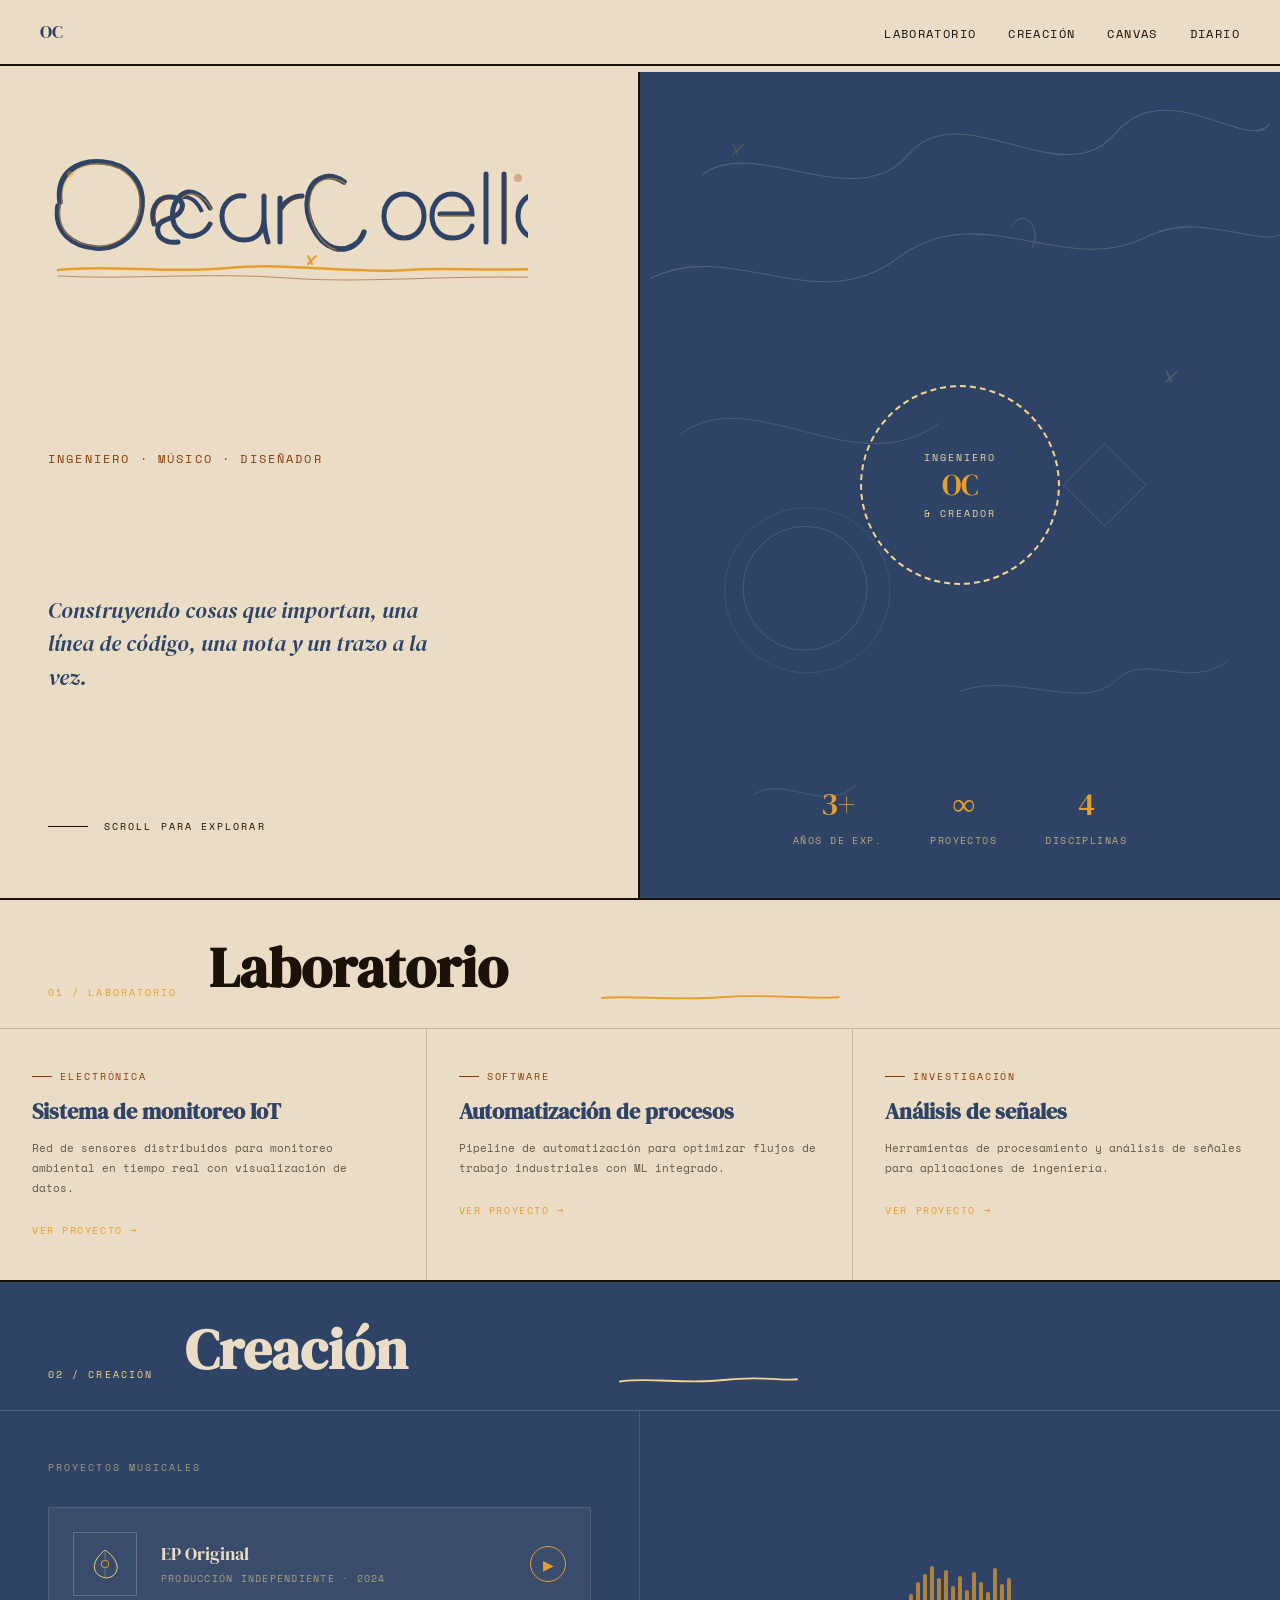
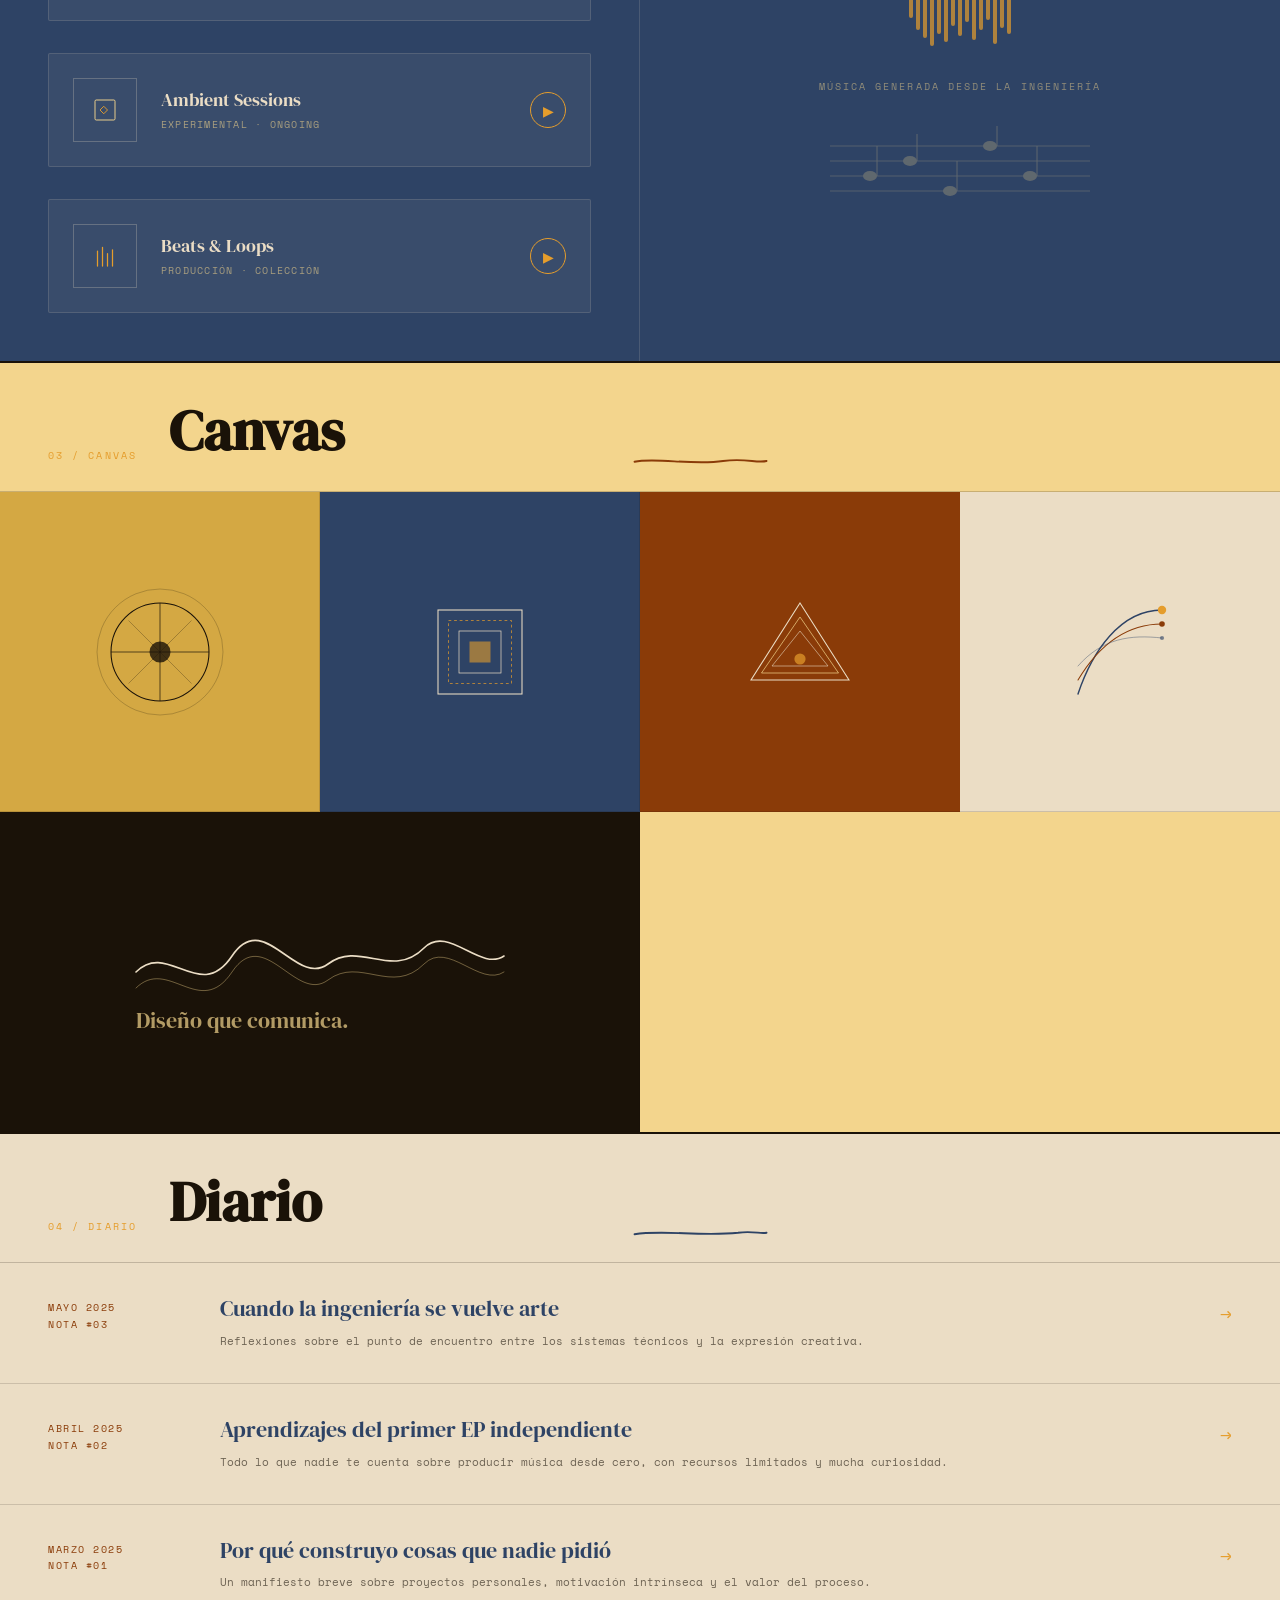
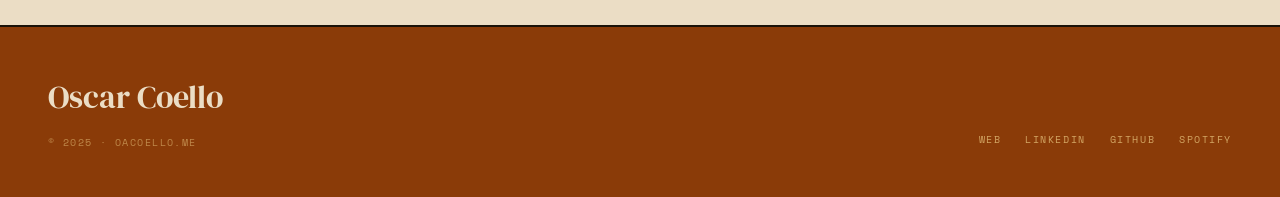
<file: oscar-coello-portfolio.html>
<!DOCTYPE html>
<html lang="es">
<head>
<meta charset="UTF-8">
<meta name="viewport" content="width=device-width, initial-scale=1.0">
<title>Oscar Coello — Portfolio</title>
<link href="https://fonts.googleapis.com/css2?family=DM+Serif+Display:ital@0;1&family=Space+Mono:ital,wght@0,400;0,700;1,400&display=swap" rel="stylesheet">
<style>
  :root {
    --marigold: #E59D2C;
    --buff: #F3D58D;
    --pearl: #EBDDC5;
    --police-blue: #2E4365;
    --citrine: #8A3B08;
    --ink: #1a1208;
  }

  * { margin: 0; padding: 0; box-sizing: border-box; }

  body {
    background: var(--pearl);
    color: var(--ink);
    font-family: 'Space Mono', monospace;
    overflow-x: hidden;
    cursor: crosshair;
  }

  /* ── NAV ── */
  nav {
    position: fixed;
    top: 0; left: 0; right: 0;
    z-index: 100;
    display: flex;
    justify-content: space-between;
    align-items: center;
    padding: 1.25rem 2.5rem;
    background: var(--pearl);
    border-bottom: 2px solid var(--ink);
    mix-blend-mode: normal;
  }

  .nav-logo {
    font-family: 'DM Serif Display', serif;
    font-size: 1.1rem;
    letter-spacing: 0.02em;
    color: var(--police-blue);
  }

  .nav-links {
    display: flex;
    gap: 2rem;
    list-style: none;
  }

  .nav-links a {
    font-size: 0.72rem;
    text-transform: uppercase;
    letter-spacing: 0.12em;
    color: var(--ink);
    text-decoration: none;
    position: relative;
    padding-bottom: 2px;
  }

  .nav-links a::after {
    content: '';
    position: absolute;
    bottom: 0; left: 0;
    width: 0; height: 1.5px;
    background: var(--marigold);
    transition: width 0.3s ease;
  }

  .nav-links a:hover::after { width: 100%; }

  /* ── HERO ── */
  .hero {
    min-height: 100vh;
    display: grid;
    grid-template-columns: 1fr 1fr;
    border-bottom: 2px solid var(--ink);
    padding-top: 72px;
  }

  .hero-left {
    padding: 5rem 3rem 4rem;
    display: flex;
    flex-direction: column;
    justify-content: space-between;
    border-right: 2px solid var(--ink);
  }

  .hero-name {
    position: relative;
  }

  .scribble-name {
    width: 100%;
    max-width: 480px;
    display: block;
  }

  .hero-tagline {
    font-size: 0.75rem;
    text-transform: uppercase;
    letter-spacing: 0.18em;
    color: var(--citrine);
    margin-top: 2rem;
    line-height: 1.8;
  }

  .hero-description {
    font-family: 'DM Serif Display', serif;
    font-size: 1.35rem;
    line-height: 1.55;
    color: var(--police-blue);
    max-width: 380px;
    font-style: italic;
  }

  .hero-scroll {
    display: flex;
    align-items: center;
    gap: 1rem;
    font-size: 0.65rem;
    text-transform: uppercase;
    letter-spacing: 0.2em;
    color: var(--ink);
    opacity: 0.5;
  }

  .scroll-line {
    width: 40px;
    height: 1px;
    background: var(--ink);
    animation: scrollPulse 2s ease-in-out infinite;
  }

  @keyframes scrollPulse {
    0%, 100% { width: 40px; opacity: 0.5; }
    50% { width: 70px; opacity: 1; }
  }

  .hero-right {
    position: relative;
    overflow: hidden;
    background: var(--police-blue);
    display: flex;
    align-items: center;
    justify-content: center;
  }

  .hero-doodle {
    position: absolute;
    inset: 0;
    width: 100%;
    height: 100%;
    opacity: 0.2;
  }

  .hero-badge {
    position: relative;
    z-index: 2;
    text-align: center;
  }

  .badge-ring {
    width: 200px;
    height: 200px;
    border: 2px dashed var(--buff);
    border-radius: 50%;
    display: flex;
    align-items: center;
    justify-content: center;
    animation: rotateSlow 20s linear infinite;
  }

  .badge-inner {
    position: absolute;
    text-align: center;
    animation: rotateSlow 20s linear infinite reverse;
  }

  .badge-inner span {
    display: block;
    font-size: 0.65rem;
    text-transform: uppercase;
    letter-spacing: 0.2em;
    color: var(--buff);
  }

  .badge-inner .big {
    font-family: 'DM Serif Display', serif;
    font-size: 1.8rem;
    color: var(--marigold);
    letter-spacing: 0;
  }

  .hero-stats {
    position: absolute;
    bottom: 3rem;
    left: 0; right: 0;
    display: flex;
    justify-content: center;
    gap: 3rem;
    z-index: 2;
  }

  .stat {
    text-align: center;
  }

  .stat-num {
    font-family: 'DM Serif Display', serif;
    font-size: 2rem;
    color: var(--marigold);
    display: block;
  }

  .stat-label {
    font-size: 0.6rem;
    text-transform: uppercase;
    letter-spacing: 0.15em;
    color: var(--buff);
    opacity: 0.7;
  }

  @keyframes rotateSlow {
    from { transform: rotate(0deg); }
    to { transform: rotate(360deg); }
  }

  /* ── SECTION STYLES ── */
  section {
    border-bottom: 2px solid var(--ink);
  }

  .section-header {
    display: grid;
    grid-template-columns: auto 1fr;
    align-items: end;
    padding: 2.5rem 3rem 1.5rem;
    gap: 2rem;
    border-bottom: 1px solid rgba(26,18,8,0.2);
  }

  .section-number {
    font-size: 0.65rem;
    text-transform: uppercase;
    letter-spacing: 0.2em;
    color: var(--marigold);
    padding-bottom: 4px;
  }

  .section-title {
    font-family: 'DM Serif Display', serif;
    font-size: 3.5rem;
    line-height: 1;
    color: var(--ink);
    position: relative;
    display: inline-block;
  }

  .section-title .underscribble {
    display: block;
    width: 100%;
    margin-top: -4px;
  }

  /* ── LABORATORIO ── */
  #laboratorio { background: var(--pearl); }

  .projects-grid {
    display: grid;
    grid-template-columns: repeat(3, 1fr);
    border-top: none;
  }

  .project-card {
    padding: 2.5rem 2rem;
    border-right: 1px solid rgba(26,18,8,0.2);
    position: relative;
    overflow: hidden;
    transition: background 0.3s ease;
    cursor: pointer;
  }

  .project-card:last-child { border-right: none; }

  .project-card:hover { background: var(--buff); }

  .project-card::before {
    content: '';
    position: absolute;
    top: -40px; right: -40px;
    width: 120px; height: 120px;
    border: 1.5px solid var(--marigold);
    border-radius: 50%;
    opacity: 0;
    transition: opacity 0.3s, transform 0.3s;
    transform: scale(0.7);
  }

  .project-card:hover::before {
    opacity: 0.4;
    transform: scale(1);
  }

  .project-tag {
    font-size: 0.6rem;
    text-transform: uppercase;
    letter-spacing: 0.2em;
    color: var(--citrine);
    margin-bottom: 1rem;
    display: flex;
    align-items: center;
    gap: 0.5rem;
  }

  .project-tag::before {
    content: '';
    width: 20px; height: 1px;
    background: var(--citrine);
    display: inline-block;
  }

  .project-name {
    font-family: 'DM Serif Display', serif;
    font-size: 1.4rem;
    line-height: 1.2;
    margin-bottom: 0.75rem;
    color: var(--police-blue);
  }

  .project-desc {
    font-size: 0.7rem;
    line-height: 1.8;
    color: var(--ink);
    opacity: 0.65;
  }

  .project-arrow {
    display: inline-flex;
    margin-top: 1.5rem;
    font-size: 0.65rem;
    text-transform: uppercase;
    letter-spacing: 0.15em;
    color: var(--marigold);
    gap: 0.5rem;
    align-items: center;
  }

  /* ── CREACIÓN ── */
  #creacion { background: var(--police-blue); }

  #creacion .section-header { border-bottom-color: rgba(235,221,197,0.2); }
  #creacion .section-number { color: var(--buff); }
  #creacion .section-title { color: var(--pearl); }

  .music-layout {
    display: grid;
    grid-template-columns: 1fr 1fr;
  }

  .music-featured {
    padding: 3rem;
    border-right: 1px solid rgba(235,221,197,0.15);
    display: flex;
    flex-direction: column;
    gap: 2rem;
  }

  .music-label {
    font-size: 0.65rem;
    text-transform: uppercase;
    letter-spacing: 0.2em;
    color: var(--buff);
    opacity: 0.6;
  }

  .music-card {
    background: rgba(235,221,197,0.06);
    border: 1px solid rgba(235,221,197,0.15);
    border-radius: 2px;
    padding: 1.5rem;
    display: flex;
    gap: 1.5rem;
    align-items: center;
    transition: background 0.3s;
    cursor: pointer;
  }

  .music-card:hover { background: rgba(235,221,197,0.12); }

  .music-cover {
    width: 64px; height: 64px;
    flex-shrink: 0;
    display: flex;
    align-items: center;
    justify-content: center;
    border: 1px solid rgba(235,221,197,0.25);
  }

  .music-info { flex: 1; }

  .music-title {
    font-family: 'DM Serif Display', serif;
    font-size: 1.1rem;
    color: var(--pearl);
    margin-bottom: 0.25rem;
  }

  .music-meta {
    font-size: 0.65rem;
    color: var(--buff);
    opacity: 0.6;
    text-transform: uppercase;
    letter-spacing: 0.12em;
  }

  .play-btn {
    width: 36px; height: 36px;
    border: 1px solid var(--marigold);
    border-radius: 50%;
    display: flex;
    align-items: center;
    justify-content: center;
    color: var(--marigold);
    font-size: 0.9rem;
    cursor: pointer;
    transition: background 0.2s;
    flex-shrink: 0;
  }

  .play-btn:hover { background: var(--marigold); color: var(--police-blue); }

  .music-visual {
    padding: 3rem;
    display: flex;
    flex-direction: column;
    justify-content: center;
    align-items: center;
    position: relative;
  }

  .waveform {
    display: flex;
    gap: 3px;
    align-items: center;
    height: 80px;
  }

  .wave-bar {
    width: 4px;
    background: var(--marigold);
    border-radius: 2px;
    animation: wave 1.4s ease-in-out infinite;
    opacity: 0.7;
  }

  @keyframes wave {
    0%, 100% { transform: scaleY(0.3); }
    50% { transform: scaleY(1); }
  }

  /* ── CANVAS ── */
  #canvas-section { background: var(--buff); }

  .gallery-grid {
    display: grid;
    grid-template-columns: repeat(4, 1fr);
    grid-template-rows: auto;
  }

  .gallery-item {
    aspect-ratio: 1;
    border-right: 1px solid rgba(26,18,8,0.15);
    border-bottom: 1px solid rgba(26,18,8,0.15);
    overflow: hidden;
    position: relative;
    cursor: pointer;
    display: flex;
    align-items: center;
    justify-content: center;
  }

  .gallery-item:nth-child(3) { border-right: none; }
  .gallery-item:nth-child(4) { border-right: none; }

  .gallery-item-inner {
    position: absolute;
    inset: 0;
    display: flex;
    align-items: center;
    justify-content: center;
    transition: transform 0.4s ease;
  }

  .gallery-item:hover .gallery-item-inner { transform: scale(1.05); }

  .gallery-overlay {
    position: absolute;
    inset: 0;
    background: var(--police-blue);
    opacity: 0;
    transition: opacity 0.3s;
    display: flex;
    flex-direction: column;
    align-items: center;
    justify-content: center;
    gap: 0.5rem;
  }

  .gallery-item:hover .gallery-overlay { opacity: 0.9; }

  .gallery-overlay-title {
    font-family: 'DM Serif Display', serif;
    font-size: 1.1rem;
    color: var(--pearl);
    text-align: center;
    padding: 0 1rem;
  }

  .gallery-overlay-tag {
    font-size: 0.6rem;
    text-transform: uppercase;
    letter-spacing: 0.2em;
    color: var(--marigold);
  }

  /* gallery bg patterns */
  .gb-1 { background: #D4A843; }
  .gb-2 { background: #2E4365; }
  .gb-3 { background: #8A3B08; }
  .gb-4 { background: #EBDDC5; }
  .gb-wide { grid-column: span 2; aspect-ratio: 2/1; background: #1a1208; }

  /* ── DIARIO ── */
  #diario { background: var(--pearl); }

  .blog-list {
    display: flex;
    flex-direction: column;
  }

  .blog-post {
    display: grid;
    grid-template-columns: 140px 1fr auto;
    align-items: start;
    gap: 2rem;
    padding: 2rem 3rem;
    border-bottom: 1px solid rgba(26,18,8,0.15);
    transition: background 0.2s;
    cursor: pointer;
    text-decoration: none;
    color: inherit;
  }

  .blog-post:hover { background: var(--buff); }
  .blog-post:last-child { border-bottom: none; }

  .blog-date {
    font-size: 0.65rem;
    text-transform: uppercase;
    letter-spacing: 0.15em;
    color: var(--citrine);
    padding-top: 4px;
    line-height: 1.6;
  }

  .blog-title {
    font-family: 'DM Serif Display', serif;
    font-size: 1.35rem;
    line-height: 1.3;
    color: var(--police-blue);
    margin-bottom: 0.4rem;
  }

  .blog-excerpt {
    font-size: 0.7rem;
    line-height: 1.9;
    color: var(--ink);
    opacity: 0.6;
  }

  .blog-arrow {
    font-size: 1.2rem;
    color: var(--marigold);
    padding-top: 4px;
    transition: transform 0.2s;
  }

  .blog-post:hover .blog-arrow { transform: translateX(4px); }

  /* ── FOOTER ── */
  footer {
    background: var(--citrine);
    padding: 3rem;
    display: grid;
    grid-template-columns: 1fr auto;
    align-items: end;
    gap: 2rem;
  }

  .footer-name {
    font-family: 'DM Serif Display', serif;
    font-size: 2rem;
    color: var(--pearl);
  }

  .footer-links {
    display: flex;
    gap: 1.5rem;
    list-style: none;
  }

  .footer-links a {
    font-size: 0.65rem;
    text-transform: uppercase;
    letter-spacing: 0.15em;
    color: var(--buff);
    text-decoration: none;
    opacity: 0.7;
    transition: opacity 0.2s;
  }

  .footer-links a:hover { opacity: 1; }

  .footer-copy {
    grid-column: 1;
    font-size: 0.6rem;
    color: var(--buff);
    opacity: 0.5;
    text-transform: uppercase;
    letter-spacing: 0.15em;
    margin-top: 1rem;
  }

  /* ── ANIMATIONS ── */
  @keyframes fadeUp {
    from { opacity: 0; transform: translateY(20px); }
    to { opacity: 1; transform: translateY(0); }
  }

  .hero-left > * {
    animation: fadeUp 0.7s ease both;
  }

  .hero-left > *:nth-child(1) { animation-delay: 0.1s; }
  .hero-left > *:nth-child(2) { animation-delay: 0.25s; }
  .hero-left > *:nth-child(3) { animation-delay: 0.4s; }
  .hero-left > *:nth-child(4) { animation-delay: 0.55s; }

  /* ── SCRIBBLE DECORATIONS ── */
  .scribble-deco {
    position: absolute;
    pointer-events: none;
    opacity: 0.12;
  }

  /* ── MOBILE ── */
  @media (max-width: 768px) {
    .hero { grid-template-columns: 1fr; }
    .hero-right { display: none; }
    .projects-grid { grid-template-columns: 1fr; }
    .music-layout { grid-template-columns: 1fr; }
    .gallery-grid { grid-template-columns: repeat(2, 1fr); }
    .gb-wide { grid-column: span 2; }
    .blog-post { grid-template-columns: 1fr; gap: 0.5rem; }
    .blog-date { display: none; }
    .section-title { font-size: 2.5rem; }
    .nav-links { display: none; }
    footer { grid-template-columns: 1fr; }
  }
</style>
</head>
<body>

<!-- NAV -->
<nav>
  <span class="nav-logo">OC</span>
  <ul class="nav-links">
    <li><a href="#laboratorio">Laboratorio</a></li>
    <li><a href="#creacion">Creación</a></li>
    <li><a href="#canvas-section">Canvas</a></li>
    <li><a href="#diario">Diario</a></li>
  </ul>
</nav>

<!-- HERO -->
<section class="hero">
  <div class="hero-left">
    <div class="hero-name">
      <!-- Scribble Art Name SVG -->
      <svg class="scribble-name" viewBox="0 0 480 140" fill="none" xmlns="http://www.w3.org/2000/svg">
        <!-- O -->
        <path d="M12 50 C8 20, 30 8, 54 10 C78 12, 96 28, 94 54 C92 80, 72 98, 48 96 C24 94, 6 80, 10 54" stroke="#2E4365" stroke-width="5.5" stroke-linecap="round" fill="none"/>
        <path d="M14 52 C11 24, 32 10, 55 12 C78 14, 94 32, 92 56 C90 78, 70 96, 47 94 C23 92, 8 78, 12 52" stroke="#E59D2C" stroke-width="1.5" stroke-linecap="round" fill="none" opacity="0.5"/>
        <!-- s -->
        <path d="M106 72 C102 58, 108 46, 120 45 C132 44, 138 52, 132 60 C126 68, 112 66, 110 75 C108 84, 116 92, 130 90" stroke="#2E4365" stroke-width="5" stroke-linecap="round" fill="none"/>
        <path d="M108 72 C104 59, 110 47, 122 46" stroke="#8A3B08" stroke-width="1.5" stroke-linecap="round" fill="none" opacity="0.6"/>
        <!-- c -->
        <path d="M154 60 C148 46, 136 40, 128 50" stroke="#2E4365" stroke-width="4" fill="none"/>
        <path d="M162 56 C154 40, 140 36, 132 44 C122 54, 122 72, 132 80 C140 88, 156 84, 162 72" stroke="#2E4365" stroke-width="5" stroke-linecap="round" fill="none"/>
        <path d="M164 58 C156 42, 142 38, 134 46" stroke="#E59D2C" stroke-width="1.5" stroke-linecap="round" fill="none" opacity="0.5"/>
        <!-- a -->
        <path d="M196 44 C184 42, 174 52, 174 64 C174 76, 182 88, 196 88 C210 88, 216 78, 216 66 L216 44 M216 64 C216 76, 218 84, 220 90" stroke="#2E4365" stroke-width="5" stroke-linecap="round" fill="none"/>
        <!-- r -->
        <path d="M232 90 L232 46 M232 58 C236 50, 244 44, 254 44" stroke="#2E4365" stroke-width="5" stroke-linecap="round" fill="none"/>
        <path d="M234 58 C238 51, 246 45, 256 45" stroke="#8A3B08" stroke-width="1.5" stroke-linecap="round" fill="none" opacity="0.5"/>

        <!-- gap -->

        <!-- C -->
        <path d="M296 30 C282 20, 264 24, 260 44 C256 64, 268 90, 286 96 C300 100, 312 92, 316 80" stroke="#2E4365" stroke-width="5.5" stroke-linecap="round" fill="none"/>
        <path d="M298 32 C284 22, 266 26, 262 46 C258 66, 270 92, 288 98" stroke="#E59D2C" stroke-width="1.5" stroke-linecap="round" fill="none" opacity="0.5"/>
        <!-- o -->
        <path d="M336 64 C336 52, 344 42, 356 42 C368 42, 376 52, 376 64 C376 76, 368 86, 356 86 C344 86, 336 76, 336 64Z" stroke="#2E4365" stroke-width="5" stroke-linecap="round" fill="none"/>
        <!-- e -->
        <path d="M392 62 L424 62 C424 52, 416 42, 404 42 C392 42, 384 52, 384 64 C384 76, 392 86, 404 86 C416 86, 422 80, 424 74" stroke="#2E4365" stroke-width="5" stroke-linecap="round" fill="none"/>
        <path d="M392 64 L422 64" stroke="#E59D2C" stroke-width="1.5" stroke-linecap="round" fill="none" opacity="0.5"/>
        <!-- l -->
        <path d="M438 22 L438 90" stroke="#2E4365" stroke-width="5" stroke-linecap="round" fill="none"/>
        <!-- l -->
        <path d="M456 22 L456 90" stroke="#2E4365" stroke-width="5" stroke-linecap="round" fill="none"/>
        <path d="M458 24 L458 88" stroke="#8A3B08" stroke-width="1.5" stroke-linecap="round" fill="none" opacity="0.5"/>
        <!-- o -->
        <path d="M470 64 C470 52, 478 42, 490 42 C502 42, 510 52, 510 64 C510 76, 502 86, 490 86 C478 86, 470 76, 470 64Z" stroke="#2E4365" stroke-width="5" stroke-linecap="round" fill="none"/>

        <!-- scribble underline -->
        <path d="M10 118 C60 112, 120 122, 180 116 C240 110, 300 122, 360 118 C400 115, 440 120, 510 116" stroke="#E59D2C" stroke-width="2.5" stroke-linecap="round" fill="none"/>
        <path d="M10 124 C80 128, 160 120, 240 126 C320 132, 400 122, 510 126" stroke="#8A3B08" stroke-width="1" stroke-linecap="round" fill="none" opacity="0.5"/>

        <!-- decorative scribble dots -->
        <circle cx="22" cy="22" r="3" fill="#E59D2C" opacity="0.4"/>
        <circle cx="470" cy="26" r="4" fill="#8A3B08" opacity="0.3"/>
        <path d="M260 112 L268 104 M264 112 L260 104" stroke="#E59D2C" stroke-width="2" stroke-linecap="round"/>
      </svg>
    </div>

    <p class="hero-tagline">Ingeniero · Músico · Diseñador</p>

    <p class="hero-description">Construyendo cosas que importan, una línea de código, una nota y un trazo a la vez.</p>

    <div class="hero-scroll">
      <div class="scroll-line"></div>
      Scroll para explorar
    </div>
  </div>

  <div class="hero-right">
    <!-- Background scribble texture -->
    <svg class="hero-doodle" viewBox="0 0 600 800" fill="none" xmlns="http://www.w3.org/2000/svg">
      <path d="M50 100 C100 60, 200 140, 250 80 C300 20, 400 120, 450 60 C500 0, 580 80, 600 50" stroke="#EBDDC5" stroke-width="1" fill="none"/>
      <path d="M0 200 C80 160, 160 240, 240 180 C320 120, 400 200, 480 160 C540 130, 600 180, 620 150" stroke="#EBDDC5" stroke-width="1" fill="none"/>
      <path d="M30 350 C100 300, 200 400, 280 340" stroke="#EBDDC5" stroke-width="0.8" fill="none"/>
      <circle cx="150" cy="500" r="60" stroke="#EBDDC5" stroke-width="0.8" fill="none"/>
      <circle cx="152" cy="502" r="80" stroke="#EBDDC5" stroke-width="0.5" fill="none"/>
      <path d="M400 400 L440 360 L480 400 L440 440Z" stroke="#EBDDC5" stroke-width="0.8" fill="none"/>
      <path d="M300 600 C350 580, 420 620, 450 590 C480 560, 520 600, 560 570" stroke="#EBDDC5" stroke-width="0.8" fill="none"/>
      <path d="M100 700 C130 680, 170 720, 200 690" stroke="#EBDDC5" stroke-width="0.8" fill="none"/>
      <path d="M80 80 L90 70 M85 80 L80 70" stroke="#E59D2C" stroke-width="1.5" stroke-linecap="round"/>
      <path d="M500 300 L510 290 M505 300 L500 290" stroke="#F3D58D" stroke-width="1.5" stroke-linecap="round"/>
      <path d="M350 150 C360 130, 380 150, 370 170" stroke="#F3D58D" stroke-width="1" fill="none"/>
    </svg>

    <div class="hero-badge">
      <div class="badge-ring">
        <div class="badge-inner">
          <span>Ingeniero</span>
          <span class="big">OC</span>
          <span>& Creador</span>
        </div>
      </div>
    </div>

    <div class="hero-stats">
      <div class="stat">
        <span class="stat-num">3+</span>
        <span class="stat-label">Años de exp.</span>
      </div>
      <div class="stat">
        <span class="stat-num">∞</span>
        <span class="stat-label">Proyectos</span>
      </div>
      <div class="stat">
        <span class="stat-num">4</span>
        <span class="stat-label">Disciplinas</span>
      </div>
    </div>
  </div>
</section>

<!-- LABORATORIO -->
<section id="laboratorio">
  <div class="section-header">
    <span class="section-number">01 / Laboratorio</span>
    <h2 class="section-title">
      Laboratorio
      <svg class="underscribble" viewBox="0 0 320 16" fill="none" height="12">
        <path d="M2 8 C40 4, 100 12, 160 7 C220 2, 280 10, 318 7" stroke="#E59D2C" stroke-width="2.5" stroke-linecap="round"/>
      </svg>
    </h2>
  </div>
  <div class="projects-grid">
    <div class="project-card">
      <div class="project-tag">Electrónica</div>
      <h3 class="project-name">Sistema de monitoreo IoT</h3>
      <p class="project-desc">Red de sensores distribuidos para monitoreo ambiental en tiempo real con visualización de datos.</p>
      <span class="project-arrow">Ver proyecto →</span>
    </div>
    <div class="project-card">
      <div class="project-tag">Software</div>
      <h3 class="project-name">Automatización de procesos</h3>
      <p class="project-desc">Pipeline de automatización para optimizar flujos de trabajo industriales con ML integrado.</p>
      <span class="project-arrow">Ver proyecto →</span>
    </div>
    <div class="project-card">
      <div class="project-tag">Investigación</div>
      <h3 class="project-name">Análisis de señales</h3>
      <p class="project-desc">Herramientas de procesamiento y análisis de señales para aplicaciones de ingeniería.</p>
      <span class="project-arrow">Ver proyecto →</span>
    </div>
  </div>
</section>

<!-- CREACIÓN -->
<section id="creacion">
  <div class="section-header">
    <span class="section-number">02 / Creación</span>
    <h2 class="section-title">
      Creación
      <svg class="underscribble" viewBox="0 0 240 16" fill="none" height="12">
        <path d="M2 10 C40 4, 90 14, 140 8 C190 2, 220 10, 238 7" stroke="#F3D58D" stroke-width="2.5" stroke-linecap="round"/>
      </svg>
    </h2>
  </div>
  <div class="music-layout">
    <div class="music-featured">
      <span class="music-label">Proyectos musicales</span>

      <div class="music-card">
        <div class="music-cover">
          <svg viewBox="0 0 64 64" width="40" fill="none">
            <path d="M32 10 C32 10, 44 16, 50 30 C56 44, 44 56, 32 54 C20 52, 12 42, 16 30 C20 18, 32 10, 32 10Z" stroke="#F3D58D" stroke-width="1.5" fill="none"/>
            <circle cx="32" cy="32" r="6" stroke="#E59D2C" stroke-width="1.5" fill="none"/>
            <path d="M32 10 L32 26 M32 38 L32 54" stroke="#F3D58D" stroke-width="1" opacity="0.5"/>
          </svg>
        </div>
        <div class="music-info">
          <div class="music-title">EP Original</div>
          <div class="music-meta">Producción independiente · 2024</div>
        </div>
        <div class="play-btn">▶</div>
      </div>

      <div class="music-card">
        <div class="music-cover">
          <svg viewBox="0 0 64 64" width="40" fill="none">
            <rect x="16" y="16" width="32" height="32" rx="2" stroke="#F3D58D" stroke-width="1.5" fill="none"/>
            <path d="M24 32 L30 26 L36 32 L30 38Z" stroke="#E59D2C" stroke-width="1.5" fill="none"/>
          </svg>
        </div>
        <div class="music-info">
          <div class="music-title">Ambient Sessions</div>
          <div class="music-meta">Experimental · Ongoing</div>
        </div>
        <div class="play-btn">▶</div>
      </div>

      <div class="music-card">
        <div class="music-cover">
          <svg viewBox="0 0 64 64" width="40" fill="none">
            <path d="M20 48 L20 24 M28 48 L28 18 M36 48 L36 28 M44 48 L44 22" stroke="#E59D2C" stroke-width="2" stroke-linecap="round"/>
          </svg>
        </div>
        <div class="music-info">
          <div class="music-title">Beats & Loops</div>
          <div class="music-meta">Producción · Colección</div>
        </div>
        <div class="play-btn">▶</div>
      </div>
    </div>

    <div class="music-visual">
      <div class="waveform">
        <div class="wave-bar" style="height:30%;animation-delay:0s"></div>
        <div class="wave-bar" style="height:60%;animation-delay:0.1s"></div>
        <div class="wave-bar" style="height:80%;animation-delay:0.2s"></div>
        <div class="wave-bar" style="height:100%;animation-delay:0.3s"></div>
        <div class="wave-bar" style="height:70%;animation-delay:0.4s"></div>
        <div class="wave-bar" style="height:90%;animation-delay:0.5s"></div>
        <div class="wave-bar" style="height:50%;animation-delay:0.6s"></div>
        <div class="wave-bar" style="height:75%;animation-delay:0.7s"></div>
        <div class="wave-bar" style="height:40%;animation-delay:0.8s"></div>
        <div class="wave-bar" style="height:85%;animation-delay:0.9s"></div>
        <div class="wave-bar" style="height:60%;animation-delay:1s"></div>
        <div class="wave-bar" style="height:35%;animation-delay:1.1s"></div>
        <div class="wave-bar" style="height:95%;animation-delay:1.2s"></div>
        <div class="wave-bar" style="height:55%;animation-delay:1.3s"></div>
        <div class="wave-bar" style="height:70%;animation-delay:1.4s"></div>
      </div>
      <p style="font-size:0.65rem; text-transform:uppercase; letter-spacing:0.2em; color:var(--buff); opacity:0.5; margin-top:2rem; text-align:center;">Música generada desde la ingeniería</p>

      <!-- Scribble notation -->
      <svg viewBox="0 0 280 80" fill="none" width="280" style="margin-top:2rem;opacity:0.25">
        <line x1="10" y1="20" x2="270" y2="20" stroke="#F3D58D" stroke-width="0.8"/>
        <line x1="10" y1="35" x2="270" y2="35" stroke="#F3D58D" stroke-width="0.8"/>
        <line x1="10" y1="50" x2="270" y2="50" stroke="#F3D58D" stroke-width="0.8"/>
        <line x1="10" y1="65" x2="270" y2="65" stroke="#F3D58D" stroke-width="0.8"/>
        <ellipse cx="50" cy="50" rx="7" ry="5" fill="#F3D58D"/>
        <line x1="57" y1="50" x2="57" y2="20" stroke="#F3D58D" stroke-width="1"/>
        <ellipse cx="90" cy="35" rx="7" ry="5" fill="#F3D58D"/>
        <line x1="97" y1="35" x2="97" y2="8" stroke="#F3D58D" stroke-width="1"/>
        <ellipse cx="130" cy="65" rx="7" ry="5" fill="#F3D58D"/>
        <line x1="137" y1="65" x2="137" y2="35" stroke="#F3D58D" stroke-width="1"/>
        <ellipse cx="170" cy="20" rx="7" ry="5" fill="#F3D58D"/>
        <line x1="177" y1="20" x2="177" y2="-8" stroke="#F3D58D" stroke-width="1"/>
        <ellipse cx="210" cy="50" rx="7" ry="5" fill="#F3D58D"/>
        <line x1="217" y1="50" x2="217" y2="20" stroke="#F3D58D" stroke-width="1"/>
      </svg>
    </div>
  </div>
</section>

<!-- CANVAS -->
<section id="canvas-section">
  <div class="section-header">
    <span class="section-number">03 / Canvas</span>
    <h2 class="section-title">
      Canvas
      <svg class="underscribble" viewBox="0 0 180 16" fill="none" height="12">
        <path d="M2 9 C30 3, 80 14, 120 8 C150 4, 165 11, 178 8" stroke="#8A3B08" stroke-width="2.5" stroke-linecap="round"/>
      </svg>
    </h2>
  </div>
  <div class="gallery-grid">
    <div class="gallery-item gb-1">
      <div class="gallery-item-inner">
        <svg viewBox="0 0 200 200" width="140" fill="none">
          <circle cx="100" cy="100" r="70" stroke="#1a1208" stroke-width="1.5"/>
          <circle cx="100" cy="100" r="90" stroke="#1a1208" stroke-width="0.8" opacity="0.4"/>
          <path d="M100 30 L100 170 M30 100 L170 100" stroke="#1a1208" stroke-width="1"/>
          <path d="M55 55 L145 145 M145 55 L55 145" stroke="#1a1208" stroke-width="0.8" opacity="0.5"/>
          <circle cx="100" cy="100" r="15" fill="#1a1208" opacity="0.8"/>
        </svg>
      </div>
      <div class="gallery-overlay">
        <div class="gallery-overlay-title">Identidad de marca</div>
        <div class="gallery-overlay-tag">Branding</div>
      </div>
    </div>

    <div class="gallery-item gb-2">
      <div class="gallery-item-inner">
        <svg viewBox="0 0 200 200" width="140" fill="none">
          <rect x="40" y="40" width="120" height="120" stroke="#EBDDC5" stroke-width="1.5"/>
          <rect x="55" y="55" width="90" height="90" stroke="#E59D2C" stroke-width="1" stroke-dasharray="4 4"/>
          <rect x="70" y="70" width="60" height="60" stroke="#EBDDC5" stroke-width="1"/>
          <rect x="85" y="85" width="30" height="30" fill="#E59D2C" opacity="0.6"/>
        </svg>
      </div>
      <div class="gallery-overlay">
        <div class="gallery-overlay-title">Sistema de diseño UI</div>
        <div class="gallery-overlay-tag">Product Design</div>
      </div>
    </div>

    <div class="gallery-item gb-3">
      <div class="gallery-item-inner">
        <svg viewBox="0 0 200 200" width="140" fill="none">
          <path d="M100 30 L170 140 L30 140Z" stroke="#EBDDC5" stroke-width="1.5" fill="none"/>
          <path d="M100 50 L155 130 L45 130Z" stroke="#F3D58D" stroke-width="1" fill="none"/>
          <path d="M100 70 L140 120 L60 120Z" stroke="#EBDDC5" stroke-width="0.8" fill="none"/>
          <circle cx="100" cy="110" r="8" fill="#E59D2C" opacity="0.7"/>
        </svg>
      </div>
      <div class="gallery-overlay">
        <div class="gallery-overlay-title">Campaña visual</div>
        <div class="gallery-overlay-tag">Marketing</div>
      </div>
    </div>

    <div class="gallery-item gb-4">
      <div class="gallery-item-inner">
        <svg viewBox="0 0 200 200" width="140" fill="none">
          <path d="M40 160 C60 100, 100 40, 160 40" stroke="#2E4365" stroke-width="2" stroke-linecap="round"/>
          <path d="M40 140 C70 90, 110 60, 160 60" stroke="#8A3B08" stroke-width="1.5" stroke-linecap="round"/>
          <path d="M40 120 C75 80, 115 75, 160 80" stroke="#2E4365" stroke-width="1" stroke-linecap="round" opacity="0.6"/>
          <circle cx="160" cy="40" r="6" fill="#E59D2C"/>
          <circle cx="160" cy="60" r="4" fill="#8A3B08"/>
          <circle cx="160" cy="80" r="3" fill="#2E4365" opacity="0.6"/>
        </svg>
      </div>
      <div class="gallery-overlay">
        <div class="gallery-overlay-title">Data visualization</div>
        <div class="gallery-overlay-tag">Diseño de datos</div>
      </div>
    </div>

    <div class="gallery-item gb-wide">
      <div class="gallery-item-inner" style="position:absolute; inset:0; display:flex; align-items:center; justify-content:center;">
        <svg viewBox="0 0 500 200" width="400" fill="none">
          <path d="M20 100 C60 60, 100 140, 140 80 C180 20, 220 120, 260 90 C300 60, 340 110, 380 70 C410 40, 450 100, 480 80" stroke="#EBDDC5" stroke-width="2" stroke-linecap="round"/>
          <path d="M20 120 C60 80, 100 160, 140 100 C180 40, 220 140, 260 110 C300 80, 340 130, 380 90 C410 60, 450 120, 480 100" stroke="#F3D58D" stroke-width="1" stroke-linecap="round" opacity="0.5"/>
          <text x="20" y="170" font-family="DM Serif Display,serif" font-size="28" fill="#F3D58D" opacity="0.7">Diseño que comunica.</text>
        </svg>
      </div>
      <div class="gallery-overlay">
        <div class="gallery-overlay-title">Estrategia de comunicación visual</div>
        <div class="gallery-overlay-tag">Brand Strategy</div>
      </div>
    </div>
  </div>
</section>

<!-- DIARIO -->
<section id="diario">
  <div class="section-header">
    <span class="section-number">04 / Diario</span>
    <h2 class="section-title">
      Diario
      <svg class="underscribble" viewBox="0 0 180 16" fill="none" height="12">
        <path d="M2 11 C40 5, 90 14, 140 9 C160 6, 170 11, 178 9" stroke="#2E4365" stroke-width="2.5" stroke-linecap="round"/>
      </svg>
    </h2>
  </div>
  <div class="blog-list">
    <a class="blog-post" href="#">
      <div class="blog-date">Mayo 2025<br/>Nota #03</div>
      <div>
        <div class="blog-title">Cuando la ingeniería se vuelve arte</div>
        <div class="blog-excerpt">Reflexiones sobre el punto de encuentro entre los sistemas técnicos y la expresión creativa.</div>
      </div>
      <div class="blog-arrow">→</div>
    </a>
    <a class="blog-post" href="#">
      <div class="blog-date">Abril 2025<br/>Nota #02</div>
      <div>
        <div class="blog-title">Aprendizajes del primer EP independiente</div>
        <div class="blog-excerpt">Todo lo que nadie te cuenta sobre producir música desde cero, con recursos limitados y mucha curiosidad.</div>
      </div>
      <div class="blog-arrow">→</div>
    </a>
    <a class="blog-post" href="#">
      <div class="blog-date">Marzo 2025<br/>Nota #01</div>
      <div>
        <div class="blog-title">Por qué construyo cosas que nadie pidió</div>
        <div class="blog-excerpt">Un manifiesto breve sobre proyectos personales, motivación intrínseca y el valor del proceso.</div>
      </div>
      <div class="blog-arrow">→</div>
    </a>
  </div>
</section>

<!-- FOOTER -->
<footer>
  <div>
    <div class="footer-name">Oscar Coello</div>
    <div class="footer-copy">© 2025 · oacoello.me</div>
  </div>
  <ul class="footer-links">
    <li><a href="https://oacoello.me">Web</a></li>
    <li><a href="#">LinkedIn</a></li>
    <li><a href="#">GitHub</a></li>
    <li><a href="#">Spotify</a></li>
  </ul>
</footer>

<script>
  document.querySelectorAll('a[href^="#"]').forEach(a => {
    a.addEventListener('click', e => {
      const target = document.querySelector(a.getAttribute('href'));
      if (target) { e.preventDefault(); target.scrollIntoView({ behavior: 'smooth' }); }
    });
  });

  const waveBars = document.querySelectorAll('.wave-bar');
  waveBars.forEach((bar, i) => {
    bar.style.animationDelay = `${i * 0.1}s`;
    bar.style.animationDuration = `${1.2 + Math.random() * 0.8}s`;
  });
</script>
</body>
</html>
</file>
<file: style.css>
:root {
    --marigold: #E59D2C;
    --buff: #F3D58D;
    --pearl: #EBDDC5;
    --police-blue: #2E4365;
    --citrine: #8A3B08;
    --ink: #1a1208;
}

* {
    margin: 0;
    padding: 0;
    box-sizing: border-box;
}

body {
    background: var(--pearl);
    color: var(--ink);
    font-family: 'Space Mono', monospace;
    overflow-x: hidden;
    cursor: crosshair;
}

/* ── NAV ── */
nav {
    position: fixed;
    top: 0;
    left: 0;
    right: 0;
    z-index: 100;
    display: flex;
    justify-content: space-between;
    align-items: center;
    padding: 1.25rem 2.5rem;
    background: var(--pearl);
    border-bottom: 2px solid var(--ink);
}

.nav-logo {
    font-family: 'DM Serif Display', serif;
    font-size: 1.1rem;
    letter-spacing: 0.02em;
    color: var(--police-blue);
}

.nav-links {
    display: flex;
    gap: 2rem;
    list-style: none;
}

.nav-links a {
    font-size: 0.72rem;
    text-transform: uppercase;
    letter-spacing: 0.12em;
    color: var(--ink);
    text-decoration: none;
    position: relative;
    padding-bottom: 2px;
}

.nav-links a::after {
    content: '';
    position: absolute;
    bottom: 0;
    left: 0;
    width: 0;
    height: 1.5px;
    background: var(--marigold);
    transition: width 0.3s ease;
}

.nav-links a:hover::after {
    width: 100%;
}

/* ── HERO ── */
.hero {
    min-height: 100vh;
    display: grid;
    grid-template-columns: 1fr 1fr;
    border-bottom: 2px solid var(--ink);
    padding-top: 72px;
}

.hero-left {
    padding: 5rem 3rem 4rem;
    display: flex;
    flex-direction: column;
    justify-content: space-between;
    border-right: 2px solid var(--ink);
}

.hero-name {
    position: relative;
}

.scribble-name {
    width: 100%;
    max-width: 480px;
    display: block;
}

.hero-tagline {
    font-size: 0.75rem;
    text-transform: uppercase;
    letter-spacing: 0.18em;
    color: var(--citrine);
    margin-top: 2rem;
    line-height: 1.8;
}

.hero-description {
    font-family: 'DM Serif Display', serif;
    font-size: 1.35rem;
    line-height: 1.55;
    color: var(--police-blue);
    max-width: 380px;
    font-style: italic;
}

.hero-scroll {
    display: flex;
    align-items: center;
    gap: 1rem;
    font-size: 0.65rem;
    text-transform: uppercase;
    letter-spacing: 0.2em;
    color: var(--ink);
    opacity: 0.5;
}

.scroll-line {
    width: 40px;
    height: 1px;
    background: var(--ink);
    animation: scrollPulse 2s ease-in-out infinite;
}

@keyframes scrollPulse {
    0%, 100% { width: 40px; opacity: 0.5; }
    50% { width: 70px; opacity: 1; }
}

.hero-right {
    position: relative;
    overflow: hidden;
    background: var(--police-blue);
    display: flex;
    align-items: center;
    justify-content: center;
}

.hero-doodle {
    position: absolute;
    inset: 0;
    width: 100%;
    height: 100%;
    opacity: 0.2;
}

.hero-photo-wrap {
    position: relative;
    z-index: 2;
    display: flex;
    flex-direction: column;
    align-items: center;
    gap: 1.5rem;
}

.hero-photo-frame {
    position: relative;
    width: 340px;
    height: 420px;
}

.hero-photo-frame::before {
    content: '';
    position: absolute;
    top: 12px;
    left: 12px;
    width: 100%;
    height: 100%;
    border: 2px solid var(--marigold);
    z-index: 0;
}

.hero-photo-frame::after {
    content: '';
    position: absolute;
    bottom: -8px;
    right: -8px;
    width: 40px;
    height: 40px;
    border-right: 2px solid var(--buff);
    border-bottom: 2px solid var(--buff);
    z-index: 3;
}

.hero-photo {
    position: relative;
    z-index: 1;
    width: 100%;
    height: 100%;
    object-fit: cover;
    object-position: center top;
    display: block;
    filter: sepia(15%) contrast(1.05);
}

.hero-photo-caption {
    font-size: 0.6rem;
    text-transform: uppercase;
    letter-spacing: 0.2em;
    color: var(--buff);
    opacity: 0.6;
    text-align: center;
}

.hero-stats {
    position: absolute;
    bottom: 3rem;
    left: 0;
    right: 0;
    display: flex;
    justify-content: center;
    gap: 3rem;
    z-index: 2;
}

.stat { text-align: center; }

.stat-num {
    font-family: 'DM Serif Display', serif;
    font-size: 2rem;
    color: var(--marigold);
    display: block;
}

.stat-label {
    font-size: 0.6rem;
    text-transform: uppercase;
    letter-spacing: 0.15em;
    color: var(--buff);
    opacity: 0.7;
}

/* ── SECTIONS ── */
section {
    border-bottom: 2px solid var(--ink);
}

.section-header {
    display: grid;
    grid-template-columns: auto 1fr;
    align-items: end;
    padding: 2.5rem 3rem 1.5rem;
    gap: 2rem;
    border-bottom: 1px solid rgba(26, 18, 8, 0.2);
}

.section-number {
    font-size: 0.65rem;
    text-transform: uppercase;
    letter-spacing: 0.2em;
    color: var(--marigold);
    padding-bottom: 4px;
}

.section-title {
    font-family: 'DM Serif Display', serif;
    font-size: 3.5rem;
    line-height: 1;
    color: var(--ink);
    position: relative;
    display: inline-block;
}

.section-title .underscribble {
    display: block;
    width: 100%;
    margin-top: -4px;
}

/* ── PREVIEWS ── */
#preview-proyecto { background: var(--pearl); }
.preview-content { display: grid; grid-template-columns: 1fr 1fr; }
.preview-info {
    padding: 3rem;
    border-right: 1px solid rgba(26, 18, 8, 0.2);
    display: flex;
    flex-direction: column;
    gap: 1.5rem;
}

.preview-tag {
    font-size: 0.6rem;
    text-transform: uppercase;
    letter-spacing: 0.2em;
    color: var(--citrine);
    display: flex;
    align-items: center;
    gap: 0.5rem;
}

.preview-tag::before {
    content: '';
    width: 20px;
    height: 1px;
    background: var(--citrine);
}

.preview-name {
    font-family: 'DM Serif Display', serif;
    font-size: 2rem;
    color: var(--police-blue);
}

.preview-desc {
    font-size: 0.7rem;
    line-height: 1.9;
    color: var(--ink);
    opacity: 0.65;
    max-width: 380px;
}

.preview-cta {
    display: inline-flex;
    align-items: center;
    gap: 0.75rem;
    font-size: 0.65rem;
    text-transform: uppercase;
    letter-spacing: 0.15em;
    color: var(--marigold);
    text-decoration: none;
    margin-top: 0.5rem;
    transition: gap 0.2s;
}

.preview-cta:hover { gap: 1.25rem; }

.preview-visual {
    padding: 3rem;
    display: flex;
    align-items: center;
    justify-content: center;
    background: rgba(26,18,8,0.03);
}

/* ── BLOG PREVIEW ── */
#preview-diario { background: var(--buff); }
#preview-diario .section-number { color: var(--citrine); }

.diario-preview-post {
    display: grid;
    grid-template-columns: 140px 1fr auto;
    align-items: start;
    gap: 2rem;
    padding: 2.5rem 3rem;
    text-decoration: none;
    color: inherit;
    transition: background 0.2s;
}

.diario-preview-post:hover { background: rgba(26, 18, 8, 0.05); }

.blog-date {
    font-size: 0.65rem;
    text-transform: uppercase;
    letter-spacing: 0.15em;
    color: var(--citrine);
    line-height: 1.6;
}

.blog-title {
    font-family: 'DM Serif Display', serif;
    font-size: 1.6rem;
    color: var(--police-blue);
    margin-bottom: 0.5rem;
}

.blog-excerpt {
    font-size: 0.7rem;
    line-height: 1.9;
    color: var(--ink);
    opacity: 0.6;
}

.blog-arrow {
    font-size: 1.4rem;
    color: var(--marigold);
    transition: transform 0.2s;
}

.diario-preview-post:hover .blog-arrow { transform: translateX(5px); }

.ver-todo-link {
    display: flex;
    align-items: center;
    justify-content: flex-end;
    padding: 1.25rem 3rem;
    font-size: 0.65rem;
    text-transform: uppercase;
    letter-spacing: 0.2em;
    color: var(--police-blue);
    text-decoration: none;
    border-top: 1px solid rgba(26,18,8,0.1);
}

/* ── EXPLORE GRID ── */
.explore-grid {
    display: grid;
    grid-template-columns: repeat(4, 1fr);
    border-top: 2px solid var(--ink);
}

.explore-card {
    padding: 2.5rem 2rem;
    border-right: 1px solid rgba(26, 18, 8, 0.2);
    text-decoration: none;
    color: inherit;
    display: flex;
    flex-direction: column;
    gap: 1rem;
    transition: background 0.3s;
}

.explore-card:last-child { border-right: none; }
.explore-card:hover { background: var(--buff); }

.explore-num {
    font-size: 0.6rem;
    text-transform: uppercase;
    letter-spacing: 0.2em;
    color: var(--marigold);
}

.explore-label {
    font-family: 'DM Serif Display', serif;
    font-size: 1.5rem;
    color: var(--police-blue);
}

.explore-desc {
    font-size: 0.65rem;
    line-height: 1.8;
    color: var(--ink);
    opacity: 0.55;
}

.explore-arrow {
    font-size: 1rem;
    color: var(--marigold);
    margin-top: auto;
}

/* ── FOOTER ── */
footer {
    background: var(--citrine);
    padding: 3rem;
    display: grid;
    grid-template-columns: 1fr auto;
    align-items: end;
    gap: 2rem;
}

.footer-name {
    font-family: 'DM Serif Display', serif;
    font-size: 2rem;
    color: var(--pearl);
}

.footer-links {
    display: flex;
    gap: 1.5rem;
    list-style: none;
}

.footer-links a {
    font-size: 0.65rem;
    text-transform: uppercase;
    letter-spacing: 0.15em;
    color: var(--buff);
    text-decoration: none;
    opacity: 0.7;
}

.footer-copy {
    grid-column: 1;
    font-size: 0.6rem;
    color: var(--buff);
    opacity: 0.5;
    text-transform: uppercase;
    letter-spacing: 0.15em;
}

/* ── MOBILE ── */
@media (max-width: 768px) {
    .hero { grid-template-columns: 1fr; }
    .hero-right { min-height: 60vw; }
    .hero-photo-frame { width: 220px; height: 270px; }
    .preview-content { grid-template-columns: 1fr; }
    .preview-visual { display: none; }
    .explore-grid { grid-template-columns: 1fr 1fr; }
    .diario-preview-post { grid-template-columns: 1fr; gap: 0.5rem; }
    .blog-date { display: none; }
    .section-title { font-size: 2.5rem; }
    .nav-links { display: none; }
    footer { grid-template-columns: 1fr; }
}

/* ── FILA PARA ESCRITORIO ── */
.desktop-row {
    display: flex;
    width: 100%;
}

.desktop-row section {
    flex: 1; /* Hace que ambas ocupen el mismo ancho */
    border-bottom: 2px solid var(--ink);
}

/* Ajuste de bordes internos para que no se dupliquen */
#preview-proyecto {
    border-right: 2px solid var(--ink);
}

/* Ajustes de espaciado interno para que quepan bien a la par */
.preview-content-simple, .diario-preview-post {
    padding: 2rem;
}

.section-title {
    font-size: 2.2rem; /* Reducido un poco para que no choque en pantallas medianas */
}

/* ── RESPONSIVE (MÓVIL) ── */
@media (max-width: 768px) {
    .desktop-row {
        flex-direction: column; /* Se apilan uno abajo del otro */
    }
    
    #preview-proyecto {
        border-right: none;
        border-bottom: 2px solid var(--ink);
    }
    
    .section-title {
        font-size: 2.5rem;
    }
}

/* Importar fuentes necesarias para la animación */
@import url('https://fonts.googleapis.com/css2?family=Supermercado+One&family=Inconsolata:wght@700&family=Josefin+Sans:wght@300;700&display=swap');

.hero-name {
    min-height: 160px; /* Evita saltos de contenido al cargar */
    display: flex;
    flex-direction: column;
    justify-content: center;
}

#name-container {
    display: flex;
    flex-wrap: wrap;
    gap: 0.2rem;
    perspective: 1000px;
}

.letter {
    display: inline-block;
    font-size: clamp(2.5rem, 8vw, 5rem); /* Tamaño fluido */
    transition: all 0.4s cubic-bezier(0.175, 0.885, 0.32, 1.275);
    cursor: pointer;
    user-select: none;
}

.space {
    width: 1.5rem;
}

/* Variaciones de estilo */
.style-0 { font-family: 'Supermercado One', cursive; color: var(--police-blue); }
.style-1 { font-family: 'Supermercado One', cursive; color: var(--marigold); transform: rotate(-3deg); }
.style-2 { font-family: 'Inconsolata', monospace; color: var(--police-blue); font-weight: 700; }
.style-3 { font-family: 'Inconsolata', monospace; color: var(--marigold); letter-spacing: 2px; }
.style-4 { font-family: 'Josefin Sans', sans-serif; color: var(--police-blue); font-weight: 300; text-transform: lowercase; }
.style-5 { font-family: 'Josefin Sans', sans-serif; color: var(--marigold); font-weight: 700; text-transform: uppercase; }

.controls {
    margin-top: 1rem;
    font-size: 0.6rem;
    text-transform: uppercase;
    letter-spacing: 2px;
    color: var(--police-blue);
    opacity: 0.4;
}

@media (max-width: 768px) {
    #name-container { justify-content: flex-start; }
    .letter { font-size: 3rem; }
}

/* --- ESTILOS DEL BOTÓN (Oculto en escritorio) --- */
.mobile-menu-btn {
    display: none;
    flex-direction: column;
    gap: 6px;
    background: none;
    border: none;
    cursor: pointer;
    z-index: 1001;
}

.mobile-menu-btn span {
    width: 25px;
    height: 2px;
    background-color: var(--ink);
    transition: 0.3s;
}

/* Animación de X al abrir */
.mobile-menu-btn.open span:nth-child(1) { transform: translateY(8px) rotate(45deg); }
.mobile-menu-btn.open span:nth-child(2) { transform: rotate(-45deg); }

/* --- RESPONSIVE MÓVIL --- */
@media (max-width: 768px) {
    .mobile-menu-btn {
        display: flex; /* Aparece en móvil */
    }

    .nav-links {
        position: fixed;
        top: 0;
        right: -100%; /* Escondido a la derecha */
        width: 100%;
        height: 100vh;
        background-color: var(--pearl);
        flex-direction: column;
        justify-content: center;
        align-items: center;
        gap: 3rem;
        transition: 0.4s cubic-bezier(0.77, 0, 0.175, 1);
        z-index: 1000;
        border-left: 2px solid var(--ink);
    }

    .nav-links.active {
        right: 0; /* Desliza hacia adentro */
    }

    .nav-links a {
        font-size: 1.5rem; /* Enlaces más grandes para touch */
    }
}
</file>
